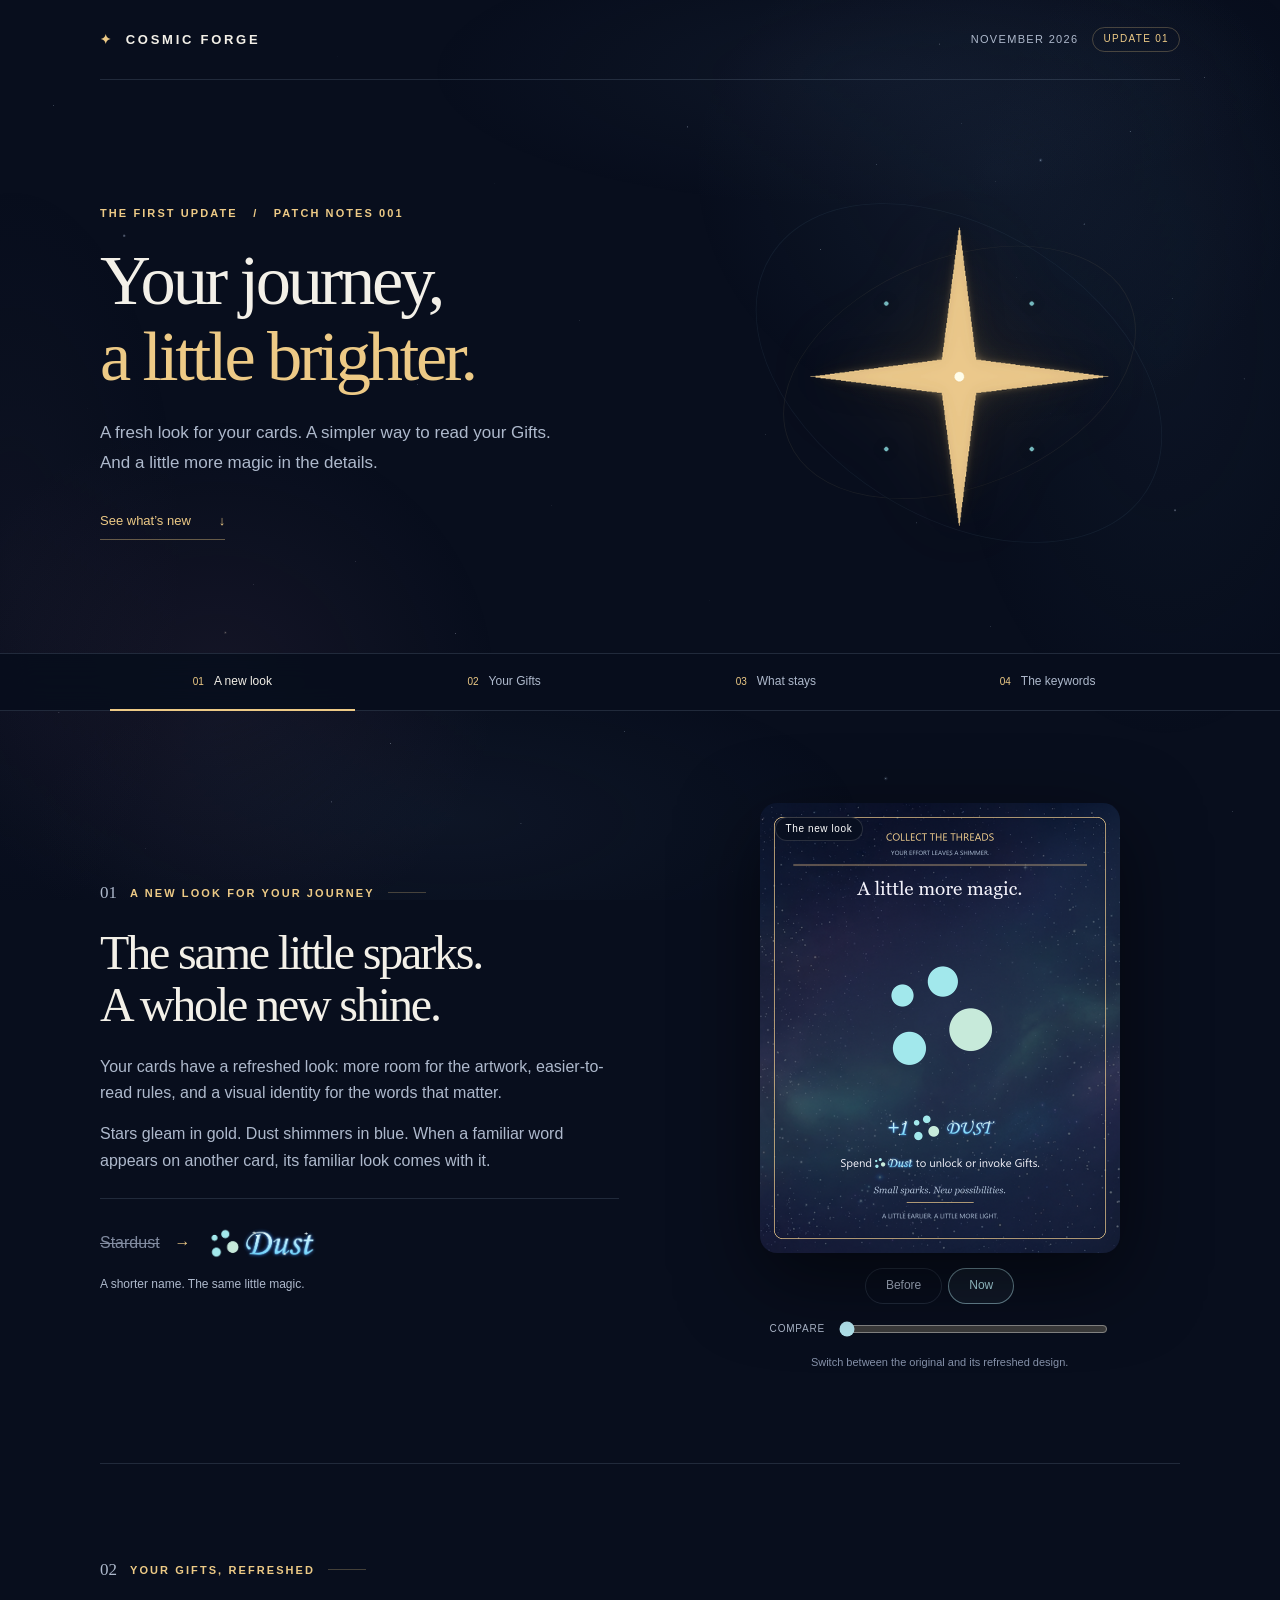
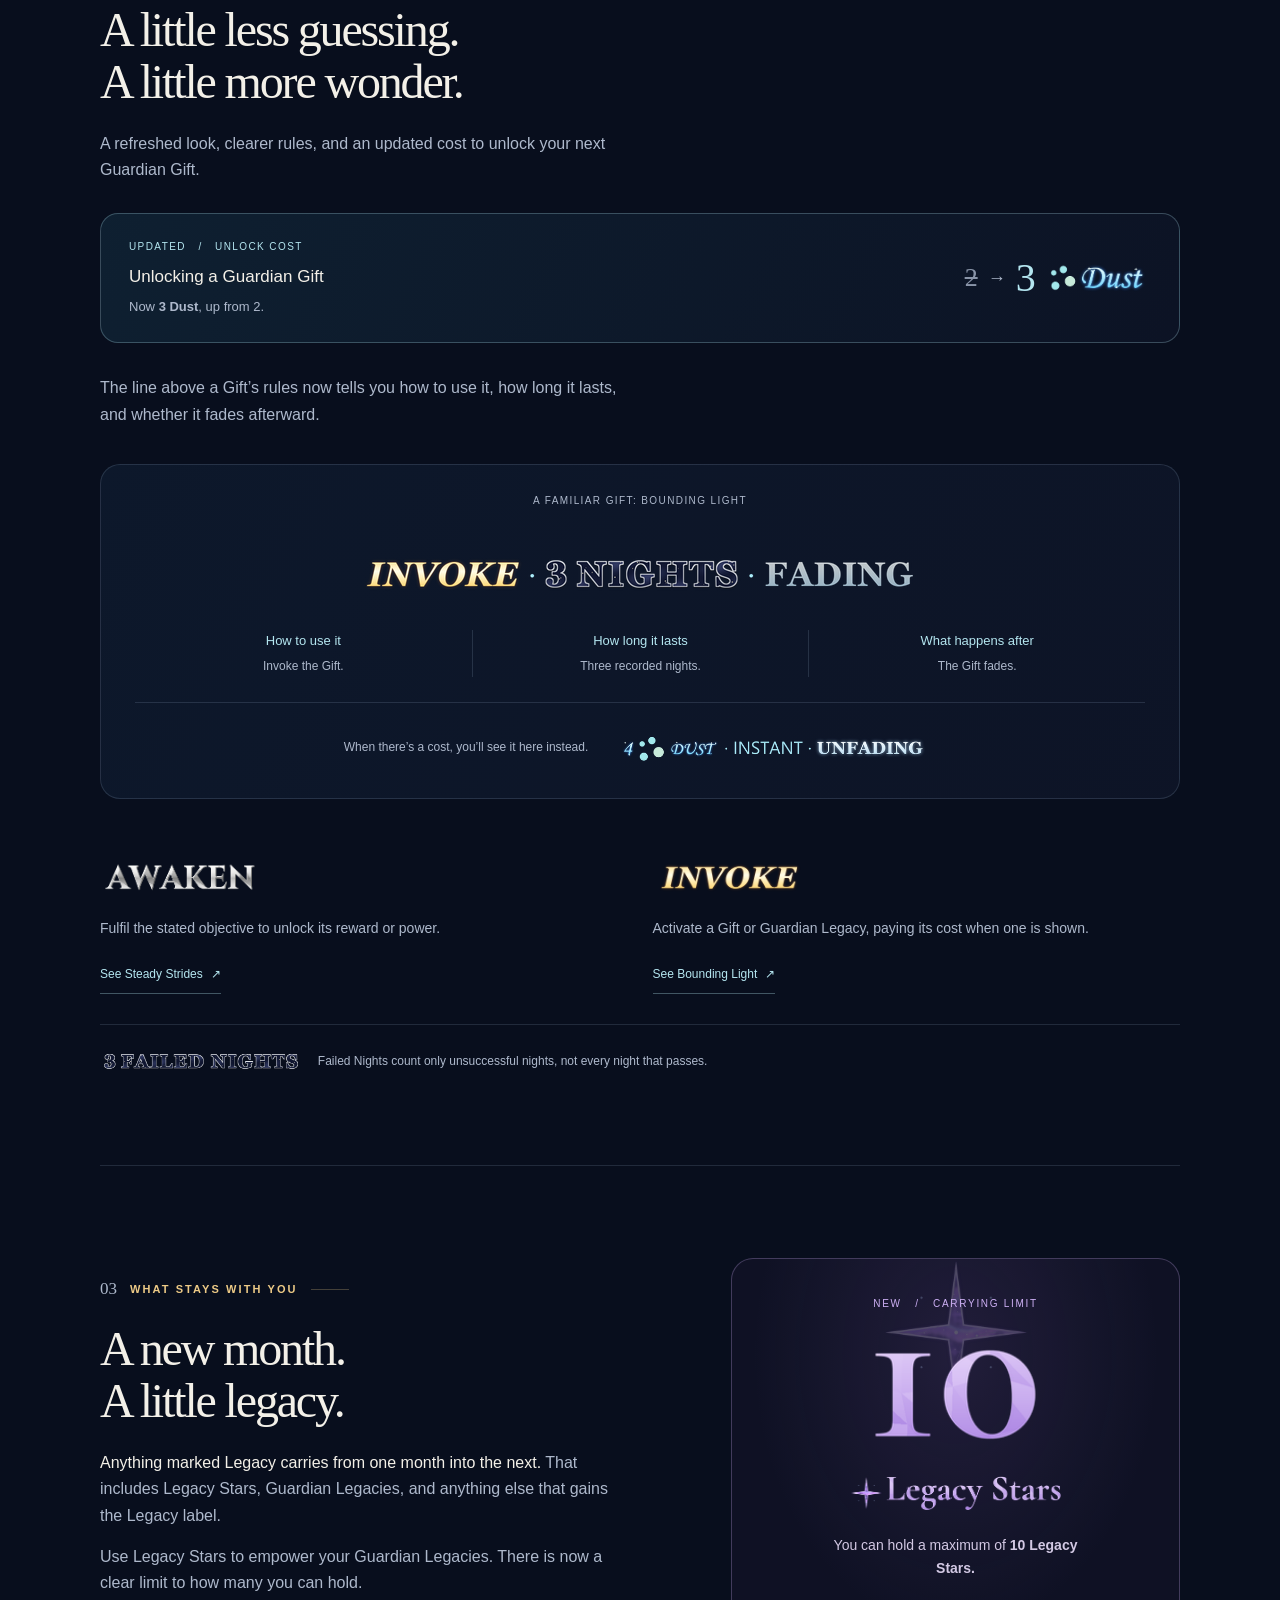
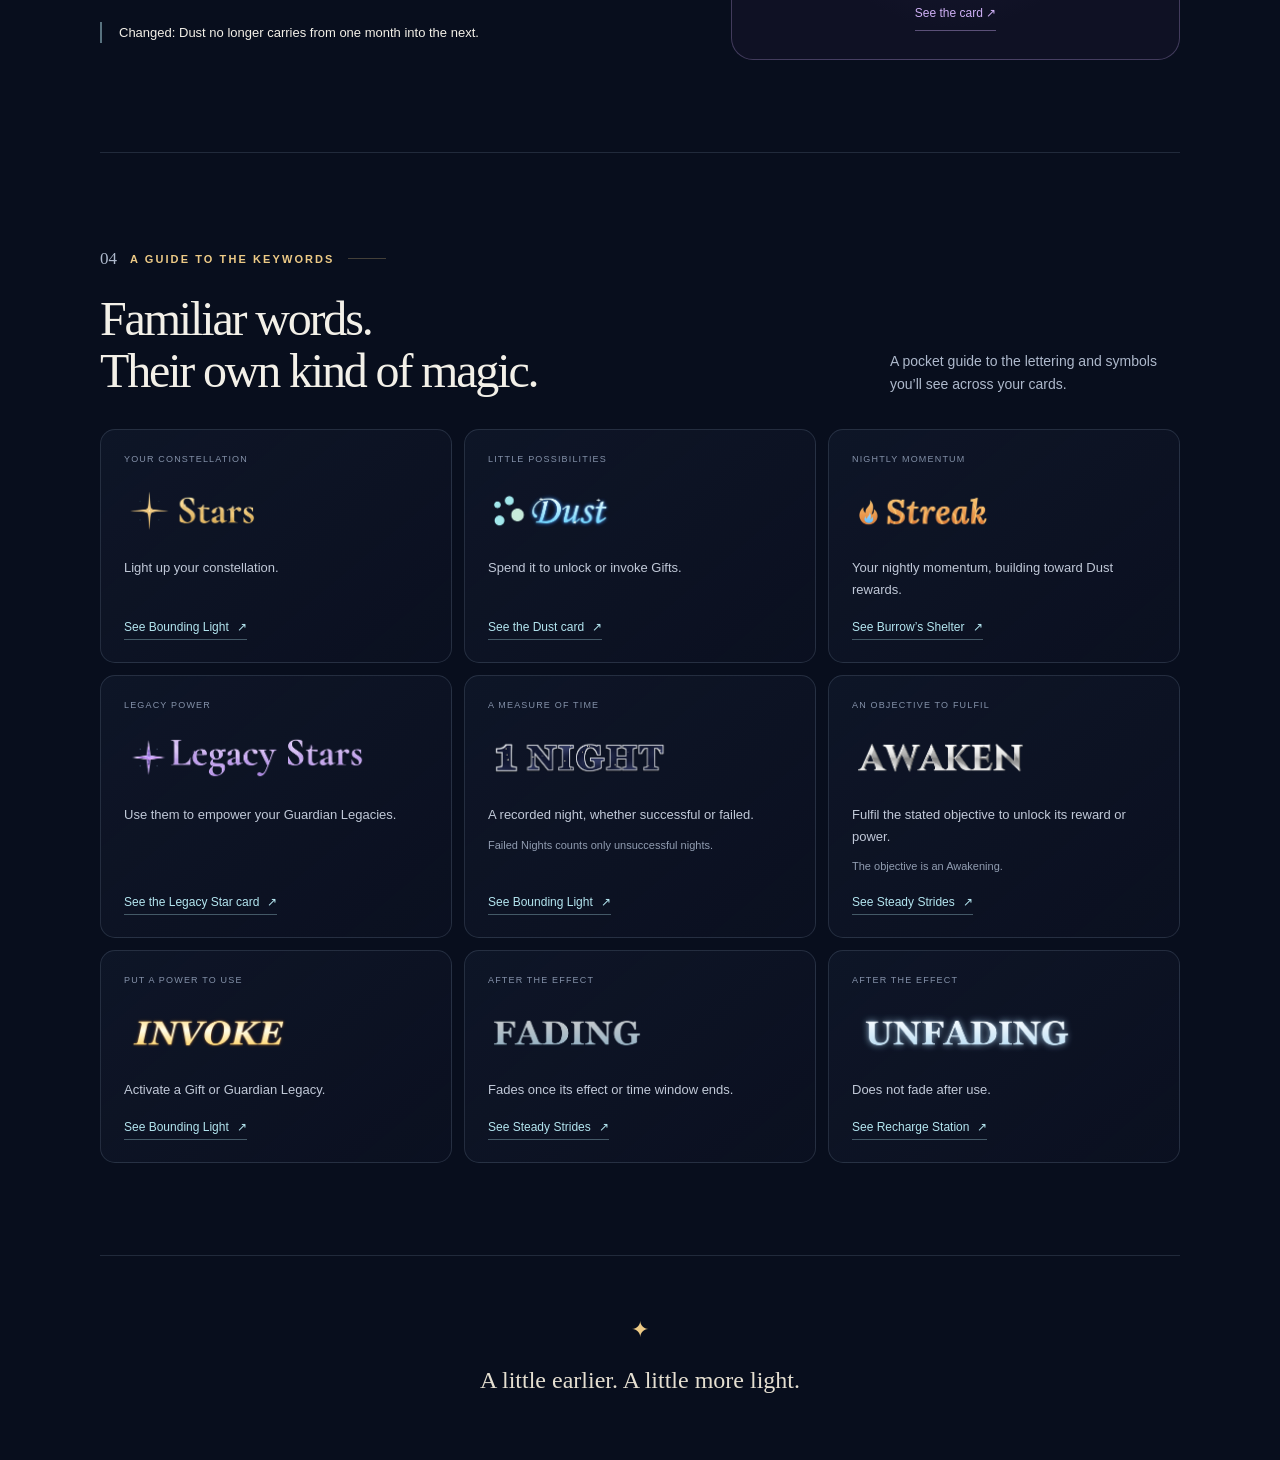
<file: index.html>
<!doctype html>
<html lang="en">
<head>
  <meta charset="utf-8">
  <meta name="viewport" content="width=device-width, initial-scale=1">
  <meta http-equiv="refresh" content="0; url=001/">
  <title>Cosmic Forge - Patch notes 001</title>
  <script>location.replace("001/" + location.hash);</script>
</head>
<body>
  <p><a href="001/">Open Cosmic Forge patch notes 001</a></p>
</body>
</html>
</file>
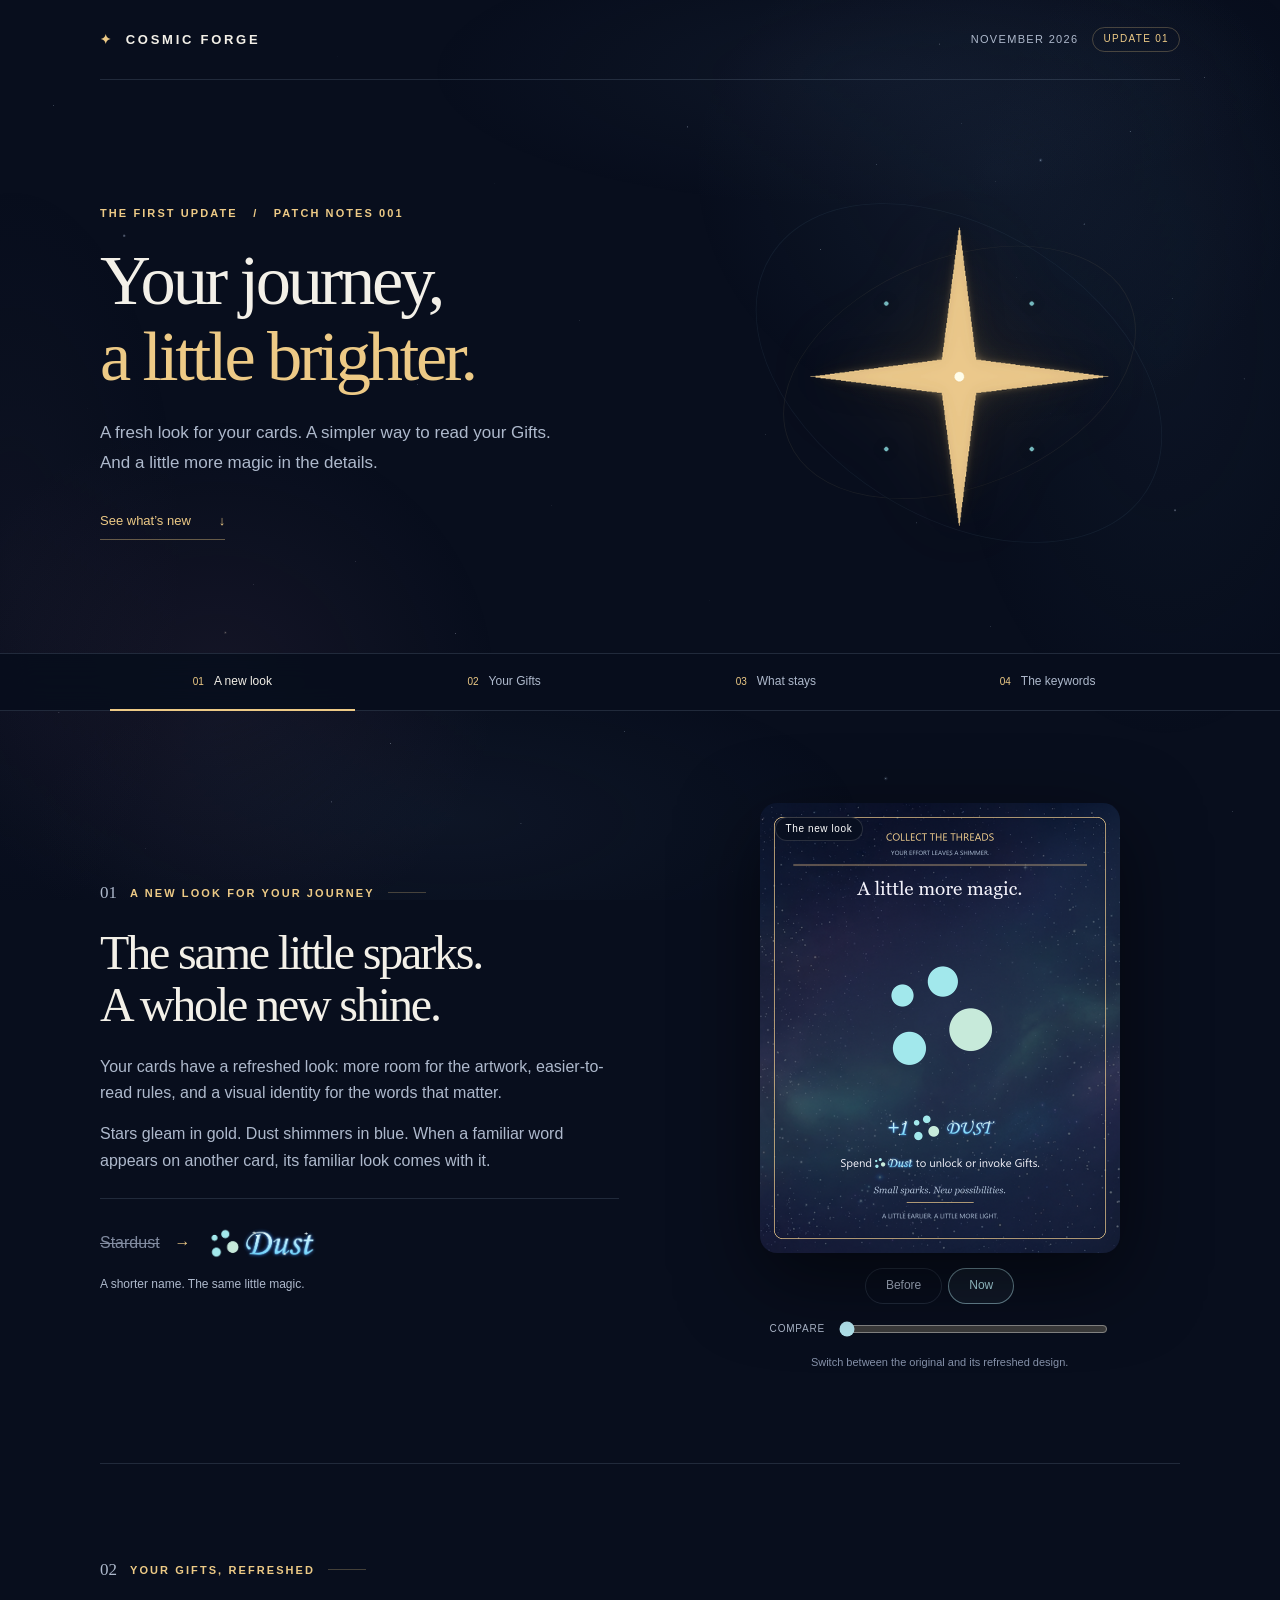
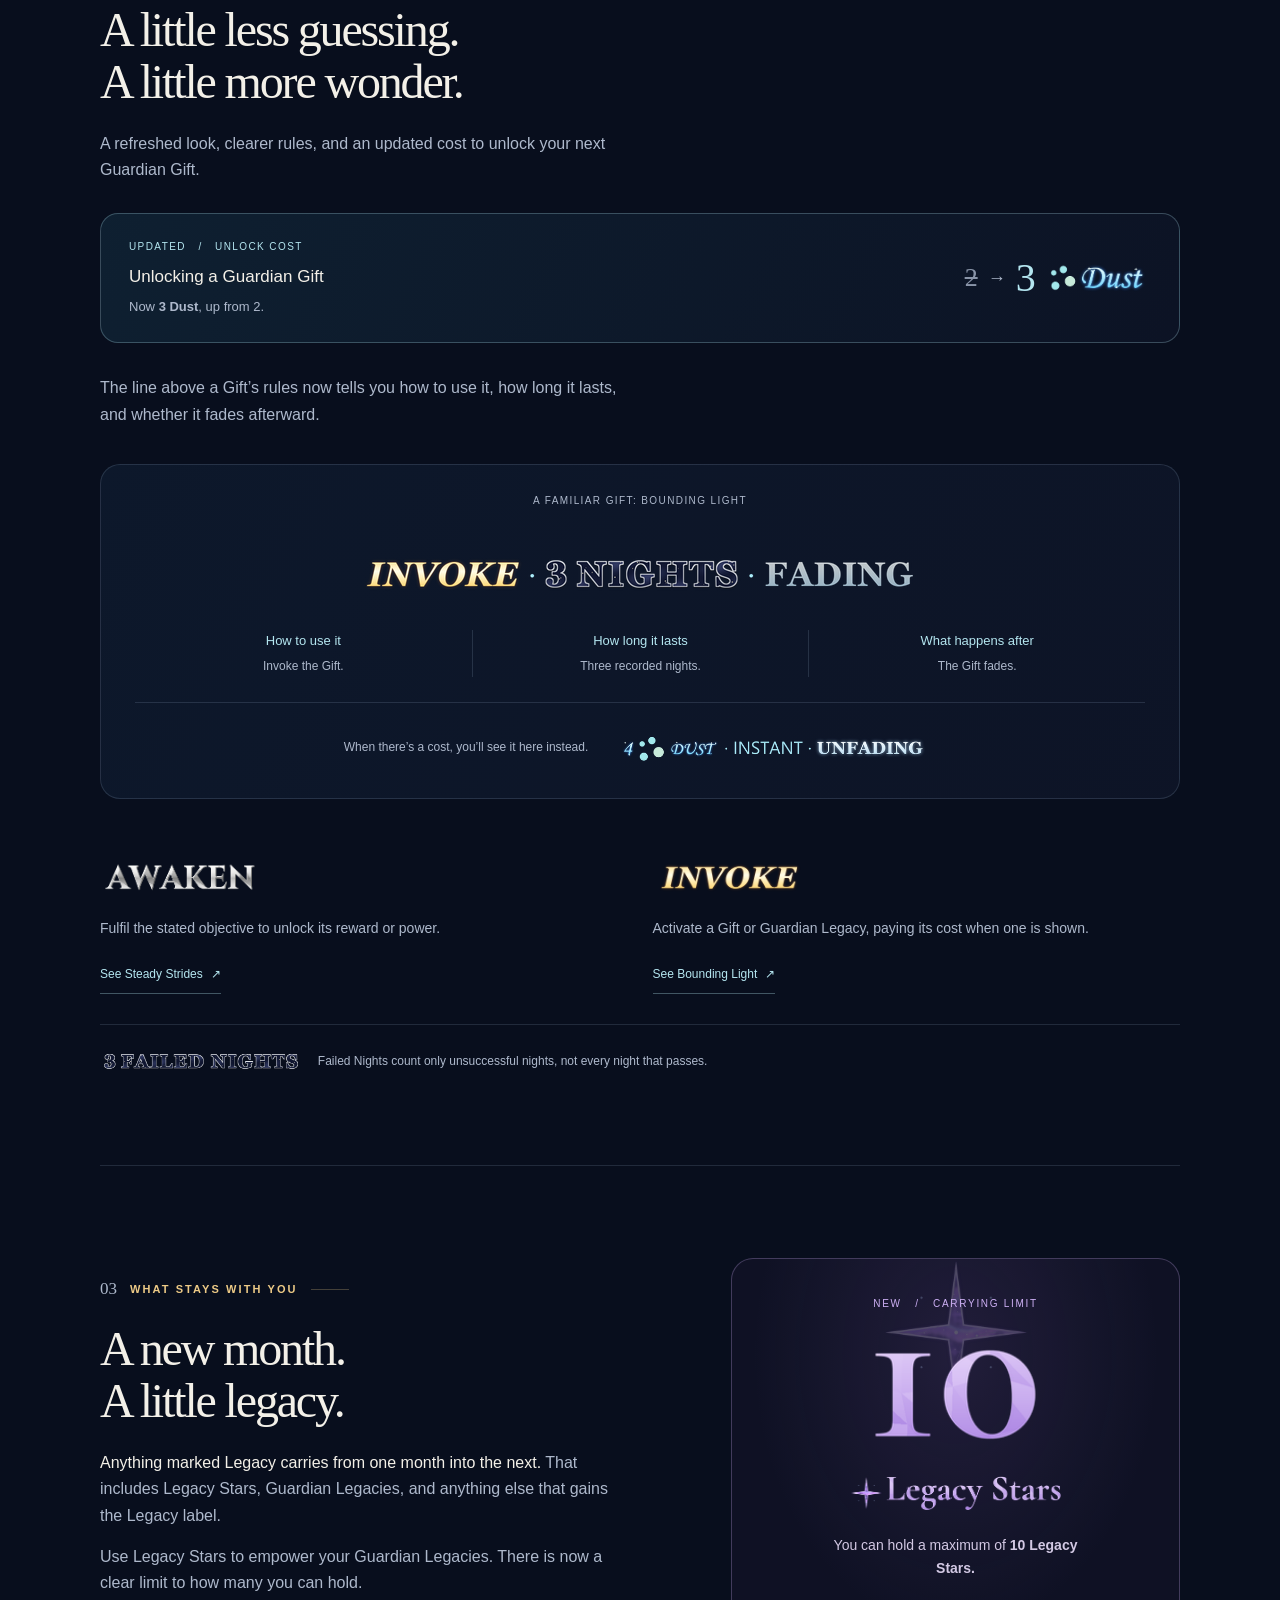
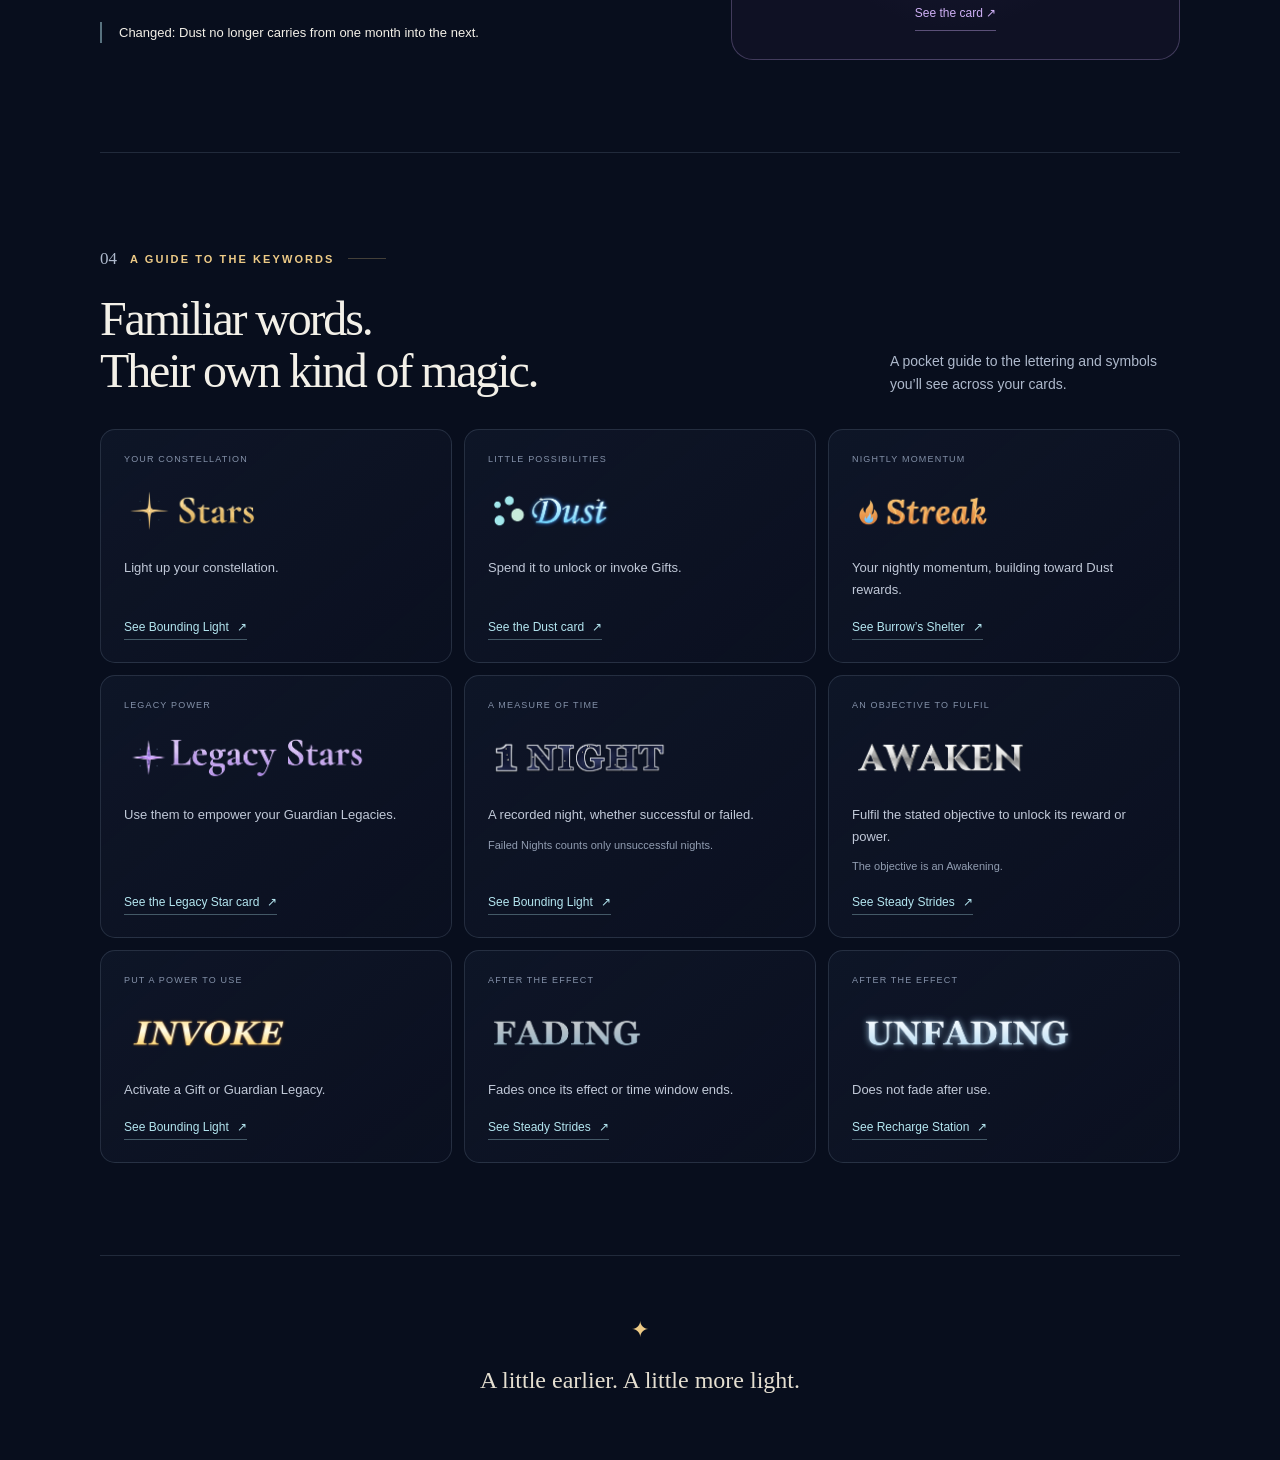
<file: 001/index.html>
<!doctype html>
<html lang="en">
<head>
  <meta charset="utf-8">
  <meta name="viewport" content="width=device-width, initial-scale=1">
  <meta name="color-scheme" content="dark">
  <title>Cosmic Forge - The first update</title>
  <link rel="stylesheet" href="../assets/sky.css">
  <style>
    :root{--bg:#080e1d;--ink:#f3f0e8;--muted:#aeb9cc;--gold:#edca86;--ice:#b4e6f0;--violet:#ceb0f5;--line:rgba(182,205,232,.15)}
    *{box-sizing:border-box}[hidden]{display:none!important}html{scroll-behavior:smooth;scroll-padding-top:96px}body{margin:0;background:var(--bg);color:var(--ink);font-family:"Segoe UI",Arial,sans-serif;font-size:16px;line-height:1.65}
    a{color:inherit;text-decoration:none}button,input{font:inherit}button{cursor:pointer}button:focus-visible,a:focus-visible,input:focus-visible{outline:2px solid var(--ice);outline-offset:6px}button{color:inherit}img{display:block;max-width:100%;height:auto}
    .shell{width:min(1080px,calc(100% - 64px));margin:auto}.masthead{display:flex;align-items:center;justify-content:space-between;gap:16px;padding:27px 0;border-bottom:1px solid var(--line)}
    .brand{font-size:13px;letter-spacing:.21em;font-weight:600}.brand i{font-style:normal;color:var(--gold);margin-right:12px}.edition{display:flex;align-items:center;gap:14px;color:var(--muted);font-size:11px;letter-spacing:.12em}
    .draft{border:1px solid #edca8644;color:var(--gold);padding:3px 10px;border-radius:20px;font-size:10px}
    .hero{display:grid;grid-template-columns:1.4fr 1fr;align-items:center;gap:20px;padding:72px 0 60px;position:relative}
    .eyebrow,.step{font-size:11px;letter-spacing:.19em;text-transform:uppercase;font-weight:600;color:var(--gold)}h1,h2,h3,p{margin:0}
    h1,h2{font-family:Georgia,"Times New Roman",serif;font-weight:400;letter-spacing:-.045em;line-height:1.08}h1{font-size:clamp(44px,5.5vw,74px);margin:20px 0 24px}h1 em{font-style:normal;color:var(--gold)}
    .intro{font-size:17px;max-width:470px;color:var(--muted);line-height:1.75}.start{display:inline-flex;align-items:center;gap:28px;border-bottom:1px solid #edca8666;padding:8px 0;margin-top:24px;font-size:13px;color:var(--gold)}
    .hero-art{position:relative;display:grid;place-items:center;aspect-ratio:1}.hero-art:before,.hero-art:after{content:"";position:absolute;border:1px solid #dfc68914;border-radius:50%;width:83%;height:83%;transform:rotate(-22deg) scaleY(.62)}
    .hero-art:after{width:100%;height:100%;transform:rotate(32deg) scaleY(.65);border-color:#a3d5ff10}.hero-art img{width:100%;filter:drop-shadow(0 0 40px #d6a44926);animation:float 8s ease-in-out infinite}
    @keyframes float{50%{transform:translateY(-9px)}}.chapter-nav{position:sticky;top:0;z-index:5;background:#080e1df2;backdrop-filter:blur(14px);border-block:1px solid var(--line)}
    .chapter-nav .shell{display:flex;gap:7px;justify-content:space-between}.chapter-nav a{flex:1;padding:18px 10px;font-size:12px;color:var(--muted);text-align:center;position:relative;white-space:nowrap}
    .chapter-nav a span{color:var(--gold);font-size:10px;margin-right:10px}.chapter-nav a:hover,.chapter-nav a[aria-current="true"]{color:var(--ink)}
    .chapter-nav a[aria-current="true"]:after{content:"";height:2px;background:var(--gold);position:absolute;bottom:-1px;left:10px;right:10px}.progress{height:2px;position:absolute;bottom:-2px;left:0;background:var(--ice);width:0}
    section.chapter{padding:92px 0;border-bottom:1px solid var(--line)}.step{display:flex;align-items:center;gap:13px;margin-bottom:20px}.step b{font-family:Georgia,serif;font-size:17px;font-weight:400;letter-spacing:0;color:var(--muted)}.step:after{content:"";width:38px;height:1px;background:#edca8644}
    h2{font-size:clamp(34px,4vw,48px);margin-bottom:23px;max-width:600px}.body-copy{color:var(--muted);max-width:530px}.body-copy + .body-copy{margin-top:15px}.split{display:grid;grid-template-columns:1.08fr 1fr;gap:80px;align-items:center}
    .comparison-wrap{max-width:360px;width:100%;margin:auto}.comparison{position:relative;aspect-ratio:4/5;border-radius:17px;overflow:hidden;box-shadow:0 25px 80px #0008;--reveal:0%}
    .comparison img{width:100%;height:100%;object-fit:contain}.comparison .old{position:absolute;inset:0;clip-path:inset(0 calc(100% - var(--reveal)) 0 0)}
    .comparison-label{position:absolute;top:14px;left:15px;z-index:1;background:#090f20de;border:1px solid #fff2;border-radius:20px;padding:3px 10px;font-size:10px;letter-spacing:.06em;color:#fff}
    .divider{position:absolute;top:0;bottom:0;left:var(--reveal);width:1px;background:#fff9;pointer-events:none;opacity:0}.comparison[data-comparing="true"] .divider{opacity:1}
    .compare-controls{display:flex;justify-content:center;gap:6px;padding-top:15px}.compare-controls button{background:none;border:1px solid var(--line);color:var(--muted);padding:7px 20px;border-radius:30px;font-size:12px}
    .compare-controls button[aria-pressed="true"]{border-color:#b4e6f088;background:#b4e6f00e;color:var(--ice)}.slider-label{display:flex;align-items:center;gap:12px;font-size:10px;letter-spacing:.08em;color:var(--muted);margin:15px 10px 0}
    .slider-label input{min-width:0;flex:1;width:100%;accent-color:var(--ice)}.rename{display:flex;flex-wrap:wrap;align-items:center;gap:15px;padding:20px 0 0;margin-top:24px;border-top:1px solid var(--line)}
    .rename del{color:#818ba0;font-size:16px}.rename span{color:var(--gold)}.rename img{height:49px;width:auto}.rename small{flex-basis:100%;color:var(--muted);font-size:12px;margin-top:-8px}
    .caption{font-size:11px;color:#8591a9;text-align:center;margin-top:14px}.gift-header{max-width:600px}.usage-panel{margin-top:36px;border:1px solid var(--line);border-radius:20px;background:linear-gradient(120deg,#101e33aa,#11182caa);padding:28px 34px}
    .example-label{font-size:10px;letter-spacing:.14em;color:var(--muted);text-transform:uppercase;text-align:center;margin-bottom:20px}.usage-art{width:min(610px,100%);margin:0 auto}
    .unlock-note{display:flex;align-items:center;justify-content:space-between;gap:25px;margin-top:30px;padding:25px 28px;border:1px solid #b4e6f044;border-radius:18px;background:linear-gradient(115deg,#15304388,#11182c88)}.unlock-label{color:var(--ice);font-size:10px;letter-spacing:.14em;text-transform:uppercase;margin-bottom:7px}.unlock-note h3{font-size:17px;font-weight:500;margin-bottom:5px}.unlock-note p:last-child{font-size:13px;color:var(--muted)}.unlock-price{display:flex;align-items:center;gap:10px;flex-shrink:0}.unlock-price del{color:#8994a8;font-family:Georgia,serif;font-size:26px}.unlock-price span{color:var(--muted);font-size:18px}.unlock-price strong{color:var(--ice);font-family:Georgia,serif;font-size:40px;font-weight:400;line-height:1}.unlock-price img{height:44px;width:auto}.usage-intro{margin-top:32px}
    .usage-explain{display:grid;grid-template-columns:repeat(3,1fr);text-align:center;margin-top:15px}.usage-explain div{padding:0 14px;color:var(--muted);font-size:13px}.usage-explain div + div{border-left:1px solid var(--line)}
    .usage-explain strong{display:block;color:var(--ice);font-weight:500;font-size:13px;margin-bottom:4px}.usage-explain small{font-size:12px}.paid-example{display:flex;align-items:center;justify-content:center;flex-wrap:wrap;gap:18px;border-top:1px solid var(--line);margin-top:25px;padding-top:22px}
    .paid-example span{font-size:12px;color:var(--muted);max-width:260px}.paid-example img{width:330px;max-width:100%}.action-pair{display:grid;grid-template-columns:1fr 1fr;gap:25px;margin-top:30px}
    .action-pair article{padding:24px 0 0}.action-pair img{height:49px;width:auto;margin-bottom:15px}.action-pair p{font-size:14px;color:var(--muted)}
    .night-note{display:flex;align-items:center;gap:16px;flex-wrap:wrap;margin-top:30px;padding-top:25px;border-top:1px solid var(--line);font-size:12px;color:var(--muted)}
    .night-note img{height:23px;width:auto}.legacy-layout{display:grid;grid-template-columns:1.25fr 1fr;gap:70px;align-items:center}.legacy-copy strong{color:var(--ink);font-weight:500}
    .cap-card{position:relative;isolation:isolate;overflow:hidden;padding:37px 30px 28px;border:1px solid #ceb0f544;border-radius:22px;text-align:center;background:radial-gradient(ellipse at 50% 24%,#69509233,transparent 64%),#18162b88}
    .cap-card .legacy-art{position:absolute;inset:-30px auto auto 50%;transform:translateX(-50%);width:210px;opacity:.25;z-index:-1}
    .new-rule{font-size:10px;color:var(--violet);letter-spacing:.17em}.ten{height:119px;width:auto;margin:22px auto 15px}.legacy-name{height:49px;width:auto;margin:auto;max-width:100%;object-fit:contain}
    .cap-text{margin-top:16px;font-size:14px;color:#d3c9e4;max-width:250px;margin-inline:auto}.card-button{border:0;border-bottom:1px solid #ceb0f566;background:none;color:var(--violet);font-size:12px;padding:6px 0;margin-top:18px}
    .card-link{display:inline-flex;align-items:center;gap:8px;align-self:flex-start;min-height:40px;margin-top:14px;border-bottom:1px solid #b4e6f055;color:var(--ice);font-size:12px;line-height:1.5}.card-link:hover{color:var(--ink);border-color:var(--ice)}a.card-button{display:inline-block}
    .legacy-warning{margin-top:25px;padding-left:17px;border-left:2px solid #b4e6f077;color:var(--muted);font-size:13px}.index-intro{display:flex;align-items:end;justify-content:space-between;gap:20px;margin-bottom:32px}
    .index-intro h2{margin-bottom:0}.index-intro p{font-size:14px;color:var(--muted);max-width:290px}.keyword-grid{display:grid;grid-template-columns:repeat(3,minmax(0,1fr));gap:12px}
    .keyword{display:flex;flex-direction:column;border:1px solid var(--line);border-radius:15px;padding:22px 23px;background:linear-gradient(140deg,#18223766,#14162a44);transition:border-color .2s,transform .2s}.keyword .card-link{margin-top:auto;padding-top:15px}.keyword .keyword-image{align-self:flex-start}
    .keyword:hover{border-color:#d9c59866;transform:translateY(-3px)}.keyword-kind{font-size:9px;letter-spacing:.13em;color:#8592aa;text-transform:uppercase;margin-bottom:18px}
    .keyword-image{height:54px;width:auto;max-width:100%;object-fit:contain;object-position:left;margin-bottom:19px}.keyword p{font-size:13px;line-height:1.65;color:#c1c9d8}.keyword small{display:block;margin-top:10px;color:#919db1;font-size:11px}
    .closing{padding:56px 0 48px;text-align:center}.closing .closing-star{color:var(--gold);font-size:22px}.closing p{font-family:Georgia,serif;font-size:24px;margin:12px 0;color:#e5dfd1}
    dialog{background:#070c18;border:1px solid #cbb3e650;border-radius:18px;padding:18px;max-width:min(660px,94vw);max-height:94dvh;color:var(--ink)}
    dialog::backdrop{background:#030712dd;backdrop-filter:blur(8px)}dialog img{max-height:78dvh;width:auto;margin:auto;border-radius:10px}dialog form{text-align:right;margin-bottom:12px}dialog button{background:#232437;border:1px solid var(--line);border-radius:20px;padding:6px 15px;font-size:12px}
    .dialog-toolbar{display:flex;align-items:center;justify-content:space-between;gap:18px;margin-bottom:12px}.dialog-toolbar h3{font-size:14px;color:var(--ice);font-weight:500}.dialog-toolbar form{margin:0;flex-shrink:0}.card-status{padding:25px 15px;text-align:center;color:var(--muted);font-size:13px}.card-status a{color:var(--ice);text-decoration:underline}
    @media(max-width:850px){.split{gap:38px}.legacy-layout{gap:35px}.hero{gap:0}.keyword{padding:20px 18px}.keyword-image{height:44px}.shell{width:calc(100% - 40px)}.chapter-nav a span{margin-right:6px}}
    @media(max-width:620px){body{font-size:15px}.shell{width:calc(100% - 36px)}.masthead{padding:20px 0}.brand{font-size:10px;letter-spacing:.14em}.edition{font-size:9px;gap:8px}.edition .date{display:none}
      .hero{padding:42px 0 32px;display:block}.hero-copy{position:relative;z-index:1}.hero-art{position:absolute;width:165px;right:8px;top:8px;opacity:.5}.hero .eyebrow{padding-right:105px;max-width:260px;font-size:9px}
      h1{font-size:47px;margin:23px 0 21px;max-width:350px}.intro{font-size:15px;max-width:310px}.start{margin-top:18px}.chapter-nav .shell{width:100%;gap:0}.chapter-nav a{font-size:10px;padding:16px 3px}.chapter-nav a span{display:none}
      section.chapter{padding:55px 0}.step{font-size:10px;margin-bottom:17px}h2{font-size:36px}.split,.legacy-layout{grid-template-columns:1fr;gap:32px}.comparison-wrap{max-width:340px}
      .rename{margin-top:22px}.usage-panel{padding:23px 12px;margin-top:26px;border-radius:15px}.usage-explain div{padding:0 7px}.usage-explain strong{font-size:11px}.usage-explain small{font-size:10px;line-height:1.4;display:block}
      .unlock-note{flex-direction:column;align-items:flex-start;gap:17px;padding:22px 20px}.unlock-price{gap:8px}.unlock-price img{height:40px}
      .usage-art{width:100%}.paid-example{gap:8px}.paid-example span{max-width:none;text-align:center;font-size:11px}.paid-example img{width:280px}.action-pair{gap:22px;margin-top:15px}.action-pair img{height:40px;object-fit:contain;object-position:left}.action-pair p{font-size:13px}
      .night-note{gap:10px;margin-top:22px;padding-top:20px}.night-note img{height:21px}.cap-card{width:100%;max-width:380px;margin:auto}.index-intro{display:block}.index-intro p{margin-top:19px;max-width:none}
      .keyword-grid{grid-template-columns:repeat(2,minmax(0,1fr));gap:9px}.keyword{padding:18px 13px}.keyword-image{height:40px;margin-bottom:13px}.keyword-kind{font-size:8px;letter-spacing:.09em;margin-bottom:12px}.keyword p{font-size:12px}.keyword small{font-size:10px}
      .keyword:nth-child(4){grid-column:1/-1;order:1}.keyword:nth-child(n+6){order:2}.closing{padding:40px 0}.closing p{font-size:20px}
    }
    @media(prefers-reduced-motion:reduce){html{scroll-behavior:auto}.hero-art img{animation:none}.keyword{transition:none}}
    @media print{.chapter-nav,.draft,.compare-controls,.slider-label,.start,.card-button,.card-link{display:none}body{background:#080e1d;print-color-adjust:exact}section.chapter{break-inside:avoid}.hero-art img{animation:none}}
  </style>
</head>
<body>
  <header class="shell masthead">
    <a class="brand" href="#top"><i aria-hidden="true">&#10022;</i>COSMIC FORGE</a>
    <div class="edition"><span class="date">NOVEMBER 2026</span><span class="draft">UPDATE 01</span></div>
  </header>
  <main id="top">
    <div class="shell hero">
      <div class="hero-copy">
        <p class="eyebrow">The first update &nbsp; / &nbsp; Patch notes 001</p>
        <h1>Your journey,<br><em>a little brighter.</em></h1>
        <p class="intro">A fresh look for your cards. A simpler way to read your Gifts. And a little more magic in the details.</p>
        <a class="start" href="#look">See what&rsquo;s new <span aria-hidden="true">&#8595;</span></a>
      </div>
      <div class="hero-art" aria-hidden="true"><img src="../assets/hero-star.png" alt="" width="580" height="560"></div>
    </div>
    <nav class="chapter-nav" aria-label="Patch-note chapters">
      <div class="shell">
        <a href="#look" aria-current="true"><span>01</span>A new look</a>
        <a href="#gifts"><span>02</span>Your Gifts</a>
        <a href="#legacy"><span>03</span>What stays</a>
        <a href="#keywords"><span>04</span>The keywords</a>
      </div>
      <div class="progress" aria-hidden="true"></div>
    </nav>
    <div class="shell">
      <section class="chapter" id="look" aria-labelledby="look-title">
        <div class="split">
          <div>
            <div class="step"><b>01</b>A new look for your journey</div>
            <h2 id="look-title">The same little sparks.<br>A whole new shine.</h2>
            <p class="body-copy">Your cards have a refreshed look: more room for the artwork, easier-to-read rules, and a visual identity for the words that matter.</p>
            <p class="body-copy">Stars gleam in gold. Dust shimmers in blue. When a familiar word appears on another card, its familiar look comes with it.</p>
            <div class="rename">
              <del>Stardust</del><span aria-hidden="true">&#8594;</span>
              <img src="../assets/word-dust.png" alt="Dust">
              <small>A shorter name. The same little magic.</small>
            </div>
          </div>
          <figure class="comparison-wrap">
            <div class="comparison" id="comparison">
              <img src="../assets/dust-now.png" alt="The refreshed Dust card, with cyan lettering and a four-dot resource icon." width="720" height="900">
              <img class="old" src="../assets/dust-before.png" alt="The original Stardust card, with its original plain gold reward line." width="720" height="900">
              <span class="comparison-label" id="comparison-label">The new look</span><span class="divider" aria-hidden="true"></span>
            </div>
            <div class="compare-controls" role="group" aria-label="Choose a card version">
              <button type="button" data-position="100" aria-pressed="false">Before</button>
              <button type="button" data-position="0" aria-pressed="true">Now</button>
            </div>
            <label class="slider-label">COMPARE<input id="comparison-range" type="range" min="0" max="100" value="0" aria-label="Amount of the original card revealed"></label>
            <figcaption class="caption">Switch between the original and its refreshed design.</figcaption>
          </figure>
        </div>
      </section>
      <section class="chapter" id="gifts" aria-labelledby="gift-title">
        <div class="gift-header">
          <div class="step"><b>02</b>Your Gifts, refreshed</div>
          <h2 id="gift-title">A little less guessing.<br>A little more wonder.</h2>
          <p class="body-copy">A refreshed look, clearer rules, and an updated cost to unlock your next Guardian Gift.</p>
        </div>
        <aside class="unlock-note" aria-label="Guardian Gift unlock cost">
          <div>
            <p class="unlock-label">Updated &nbsp; / &nbsp; Unlock cost</p>
            <h3>Unlocking a Guardian Gift</h3>
            <p>Now <strong>3 Dust</strong>, up from 2.</p>
          </div>
          <div class="unlock-price" role="img" aria-label="Previously 2 Dust. Now 3 Dust.">
            <del aria-hidden="true">2</del><span aria-hidden="true">&#8594;</span><strong aria-hidden="true">3</strong><img src="../assets/word-dust.png" alt="" aria-hidden="true">
          </div>
        </aside>
        <p class="body-copy usage-intro">The line above a Gift&rsquo;s rules now tells you how to use it, how long it lasts, and whether it fades afterward.</p>
        <div class="usage-panel">
          <p class="example-label">A familiar Gift: Bounding Light</p>
          <img class="usage-art" src="../assets/gift-usage.png" alt="Invoke, 3 Nights, Fading">
          <div class="usage-explain">
            <div><strong>How to use it</strong><small>Invoke the Gift.</small></div>
            <div><strong>How long it lasts</strong><small>Three recorded nights.</small></div>
            <div><strong>What happens after</strong><small>The Gift fades.</small></div>
          </div>
          <div class="paid-example">
            <span>When there&rsquo;s a cost, you&rsquo;ll see it here instead.</span>
            <img src="../assets/paid-usage.png" alt="Recharge Station: 4 Dust, Instant, Unfading">
          </div>
        </div>
        <div class="action-pair">
          <article><img src="../assets/word-awaken.png" alt="Awaken"><p>Fulfil the stated objective to unlock its reward or power.</p><a class="card-link" href="../assets/steady-strides.png" data-card-title="Steady Strides">See Steady Strides <span aria-hidden="true">&#8599;</span></a></article>
          <article><img src="../assets/word-invoke.png" alt="Invoke"><p>Activate a Gift or Guardian Legacy, paying its cost when one is shown.</p><a class="card-link" href="../assets/bounding-light.png" data-card-title="Bounding Light">See Bounding Light <span aria-hidden="true">&#8599;</span></a></article>
        </div>
        <div class="night-note"><img src="../assets/word-failed-nights.png" alt="3 Failed Nights"><span>Failed Nights count only unsuccessful nights, not every night that passes.</span></div>
      </section>
      <section class="chapter" id="legacy" aria-labelledby="legacy-title">
        <div class="legacy-layout">
          <div class="legacy-copy">
            <div class="step"><b>03</b>What stays with you</div>
            <h2 id="legacy-title">A new month.<br>A little legacy.</h2>
            <p class="body-copy"><strong>Anything marked Legacy carries from one month into the next.</strong> That includes Legacy Stars, Guardian Legacies, and anything else that gains the Legacy label.</p>
            <p class="body-copy">Use Legacy Stars to empower your Guardian Legacies. There is now a clear limit to how many you can hold.</p>
            <p class="legacy-warning"><strong>Changed: Dust no longer carries from one month into the next.</strong></p>
          </div>
          <div class="cap-card">
            <img class="legacy-art" src="../assets/legacy-art.png" alt="" aria-hidden="true">
            <p class="new-rule">NEW &nbsp; / &nbsp; CARRYING LIMIT</p>
            <img class="ten" src="../assets/legacy-ten.png" alt="10">
            <img class="legacy-name" src="../assets/word-legacy-stars.png" alt="Legacy Stars">
            <p class="cap-text">You can hold a maximum of <strong>10 Legacy Stars.</strong></p>
            <a class="card-button" id="open-legacy" href="../assets/legacy-star-card.png" data-card-title="Legacy Star">See the card <span aria-hidden="true">&#8599;</span></a>
          </div>
        </div>
      </section>
      <section class="chapter" id="keywords" aria-labelledby="keyword-title">
        <div class="step"><b>04</b>A guide to the keywords</div>
        <div class="index-intro"><h2 id="keyword-title">Familiar words.<br>Their own kind of magic.</h2><p>A pocket guide to the lettering and symbols you&rsquo;ll see across your cards.</p></div>
        <div class="keyword-grid">
          <article class="keyword"><div class="keyword-kind">Your constellation</div><img class="keyword-image" src="../assets/word-stars.png" alt="Stars"><p>Light up your constellation.</p><a class="card-link" href="../assets/bounding-light.png" data-card-title="Bounding Light">See Bounding Light <span aria-hidden="true">&#8599;</span></a></article>
          <article class="keyword"><div class="keyword-kind">Little possibilities</div><img class="keyword-image" src="../assets/word-dust.png" alt="Dust"><p>Spend it to unlock or invoke Gifts.</p><a class="card-link" href="../assets/dust-now.png" data-card-title="Dust">See the Dust card <span aria-hidden="true">&#8599;</span></a></article>
          <article class="keyword"><div class="keyword-kind">Nightly momentum</div><img class="keyword-image" src="../assets/word-streak.png" alt="Streak"><p>Your nightly momentum, building toward Dust rewards.</p><a class="card-link" href="../assets/burrows-shelter.png" data-card-title="Burrow's Shelter">See Burrow&rsquo;s Shelter <span aria-hidden="true">&#8599;</span></a></article>
          <article class="keyword"><div class="keyword-kind">Legacy power</div><img class="keyword-image" src="../assets/word-legacy-stars.png" alt="Legacy Stars"><p>Use them to empower your Guardian Legacies.</p><a class="card-link" href="../assets/legacy-star-card.png" data-card-title="Legacy Star">See the Legacy Star card <span aria-hidden="true">&#8599;</span></a></article>
          <article class="keyword"><div class="keyword-kind">A measure of time</div><img class="keyword-image" src="../assets/word-night.png" alt="1 Night"><p>A recorded night, whether successful or failed.</p><small>Failed Nights counts only unsuccessful nights.</small><a class="card-link" href="../assets/bounding-light.png" data-card-title="Bounding Light">See Bounding Light <span aria-hidden="true">&#8599;</span></a></article>
          <article class="keyword"><div class="keyword-kind">An objective to fulfil</div><img class="keyword-image" src="../assets/word-awaken.png" alt="Awaken"><p>Fulfil the stated objective to unlock its reward or power.</p><small>The objective is an Awakening.</small><a class="card-link" href="../assets/steady-strides.png" data-card-title="Steady Strides">See Steady Strides <span aria-hidden="true">&#8599;</span></a></article>
          <article class="keyword"><div class="keyword-kind">Put a power to use</div><img class="keyword-image" src="../assets/word-invoke.png" alt="Invoke"><p>Activate a Gift or Guardian Legacy.</p><a class="card-link" href="../assets/bounding-light.png" data-card-title="Bounding Light">See Bounding Light <span aria-hidden="true">&#8599;</span></a></article>
          <article class="keyword"><div class="keyword-kind">After the effect</div><img class="keyword-image" src="../assets/word-fading.png" alt="Fading"><p>Fades once its effect or time window ends.</p><a class="card-link" href="../assets/steady-strides.png" data-card-title="Steady Strides">See Steady Strides <span aria-hidden="true">&#8599;</span></a></article>
          <article class="keyword"><div class="keyword-kind">After the effect</div><img class="keyword-image" src="../assets/word-unfading.png" alt="Unfading"><p>Does not fade after use.</p><a class="card-link" href="../assets/recharge-station.png" data-card-title="Recharge Station">See Recharge Station <span aria-hidden="true">&#8599;</span></a></article>
        </div>
      </section>
      <footer class="closing">
        <span class="closing-star" aria-hidden="true">&#10022;</span>
        <p>A little earlier. A little more light.</p>
      </footer>
    </div>
  </main>
  <dialog id="card-dialog" aria-labelledby="card-title">
    <div class="dialog-toolbar"><h3 id="card-title">Legacy Star</h3><form method="dialog"><button>Close card</button></form></div>
    <p class="card-status" id="card-loading" role="status" hidden>Opening card&hellip;</p>
    <p class="card-status" id="card-error" role="alert" hidden>This card could not be loaded. <a id="open-card-direct" href="../assets/legacy-star-card.png">Open the image directly.</a></p>
    <img id="card-image" src="../assets/legacy-star-card.png" alt="Legacy Star card" width="720" height="900">
  </dialog>
  <script>
    const comparison = document.querySelector('#comparison');
    const range = document.querySelector('#comparison-range');
    const comparisonLabel = document.querySelector('#comparison-label');
    const controls = [...document.querySelectorAll('[data-position]')];
    function reveal(value) {
      const position = Math.min(100, Math.max(0, Number(value)));
      comparison.style.setProperty('--reveal', `${position}%`);
      comparison.dataset.comparing = String(position > 0 && position < 100);
      comparisonLabel.textContent = position === 0 ? 'The new look' : position === 100 ? 'The original' : 'Original / New';
      range.value = String(position);
      controls.forEach(button => button.setAttribute('aria-pressed', String(Number(button.dataset.position) === position)));
    }
    range.addEventListener('input', event => reveal(event.target.value));
    controls.forEach(button => button.addEventListener('click', () => reveal(button.dataset.position)));
    const sections = [...document.querySelectorAll('section.chapter')];
    const links = [...document.querySelectorAll('.chapter-nav a')];
    let queued = false;
    function updatePosition() {
      const current = sections.filter(section => section.getBoundingClientRect().top < 180).at(-1) || sections[0];
      links.forEach(link => link.setAttribute('aria-current', String(link.hash === `#${current.id}`)));
      const distance = document.documentElement.scrollHeight - innerHeight;
      document.querySelector('.progress').style.width = `${distance > 0 ? Math.min(100, scrollY / distance * 100) : 100}%`;
      queued = false;
    }
    addEventListener('scroll', () => { if (!queued) { queued = true; requestAnimationFrame(updatePosition); } }, {passive:true});
    addEventListener('resize', updatePosition);
    addEventListener('load', updatePosition);
    const cardDialog = document.querySelector('#card-dialog');
    const cardImage = document.querySelector('#card-image');
    const cardLoading = document.querySelector('#card-loading');
    const cardError = document.querySelector('#card-error');
    function showCardResult() {
      const loaded = cardImage.naturalWidth > 0;
      cardLoading.hidden = true;
      cardImage.hidden = !loaded;
      cardError.hidden = loaded;
    }
    cardImage.addEventListener('load', showCardResult);
    cardImage.addEventListener('error', showCardResult);
    document.querySelectorAll('a[data-card-title]').forEach(link => {
      link.addEventListener('click', event => {
        if (event.defaultPrevented || event.button !== 0 || event.ctrlKey || event.metaKey || event.shiftKey || event.altKey) return;
        event.preventDefault();
        document.querySelector('#card-title').textContent = link.dataset.cardTitle;
        document.querySelector('#open-card-direct').href = link.href;
        cardLoading.hidden = false;
        cardError.hidden = true;
        cardImage.hidden = true;
        cardImage.alt = `${link.dataset.cardTitle} card`;
        cardImage.src = link.href;
        cardDialog.showModal();
        if (cardImage.complete) showCardResult();
      });
    });
    cardDialog.addEventListener('click', event => {
      if (event.target === cardDialog) {
        const box = cardDialog.getBoundingClientRect();
        if (event.clientX < box.left || event.clientX > box.right || event.clientY < box.top || event.clientY > box.bottom) cardDialog.close();
      }
    });
  </script>
</body>
</html>
</file>
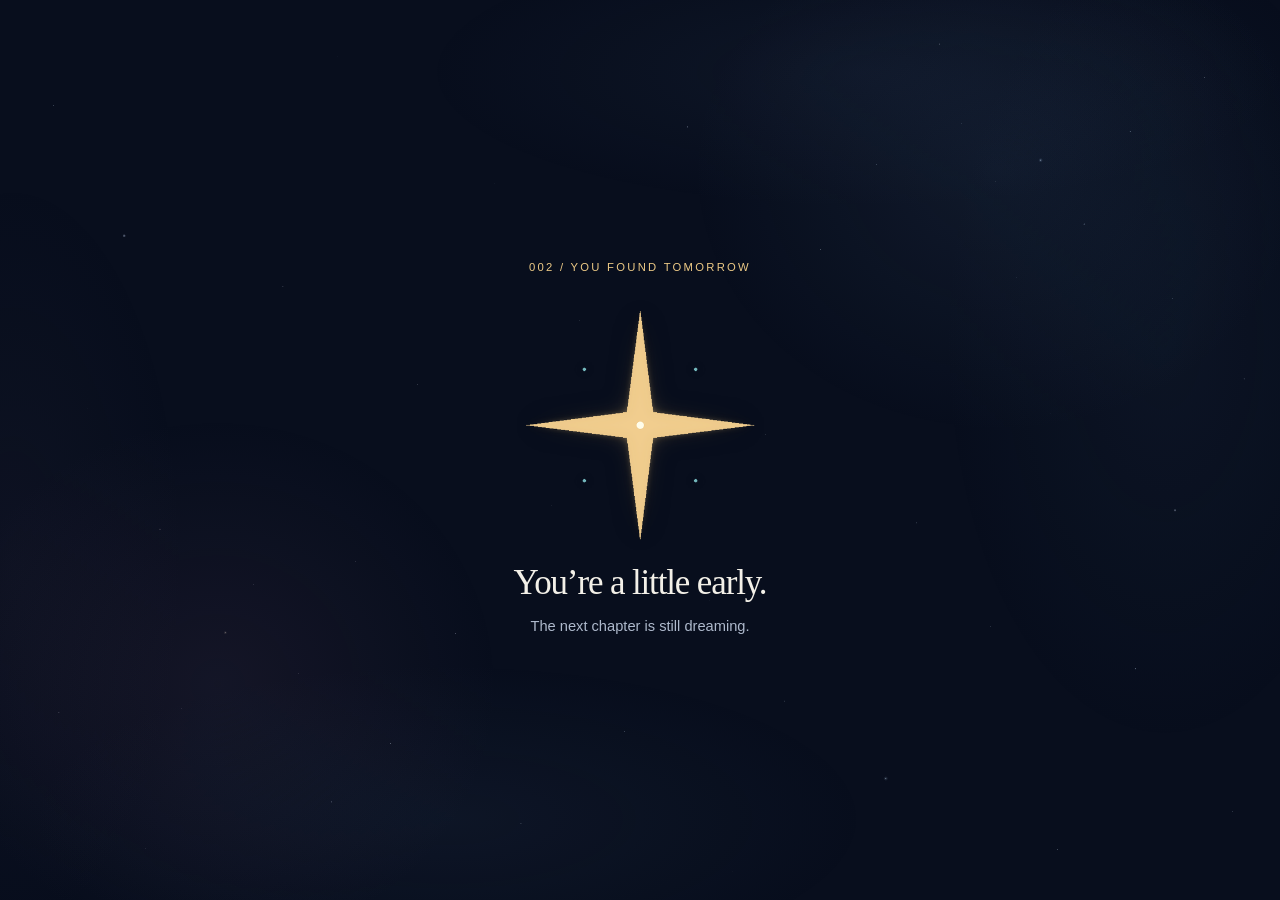
<file: 002/index.html>
<!doctype html>
<html lang="en">
<head>
  <meta charset="utf-8">
  <meta name="viewport" content="width=device-width, initial-scale=1">
  <meta name="color-scheme" content="dark">
  <meta name="robots" content="noindex, nofollow">
  <title>Cosmic Forge - You found tomorrow</title>
  <link rel="stylesheet" href="../assets/sky.css">
  <style>
    :root{color-scheme:dark;--bg:#080e1d;--ink:#f3f0e8;--muted:#aeb9cc;--gold:#edca86}
    *{box-sizing:border-box}
    [hidden]{display:none!important}
    body{margin:0;min-height:100vh;min-height:100svh;display:grid;place-items:center;padding:12px;background:var(--bg);color:var(--ink);font-family:"Segoe UI",Arial,sans-serif;isolation:isolate}
    main{width:min(100%,440px);text-align:center}
    .scene{display:block;width:100%;height:auto}
    .label{font:10px "Segoe UI",Arial,sans-serif;letter-spacing:2px;fill:var(--gold)}
    .headline{font:31px Georgia,"Times New Roman",serif;letter-spacing:-1px;fill:var(--ink)}
    .subtitle{font:13px "Segoe UI",Arial,sans-serif;fill:var(--muted)}
    .marks{visibility:hidden}
    main[data-ready=true] .marks{visibility:visible}
    .sr-only{position:absolute;width:1px;height:1px;padding:0;margin:-1px;overflow:hidden;clip-path:inset(50%);white-space:nowrap;border:0}
    #art-error{font-size:13px;line-height:1.6;color:var(--muted)}
  </style>
</head>
<body>
  <main aria-labelledby="heading">
    <h1 id="heading" class="sr-only">You&rsquo;re a little early.</h1>
    <p class="dream sr-only">The next chapter is still dreaming.</p>
    <svg class="scene" viewBox="0 0 390 660" aria-hidden="true" focusable="false">
      <g class="marks"></g>
      <text x="195" y="171" text-anchor="middle" class="label">002 / YOU FOUND TOMORROW</text>
      <text x="195" y="457" text-anchor="middle" class="headline">You&rsquo;re a little early.</text>
      <text x="195" y="490" text-anchor="middle" class="subtitle">The next chapter is still dreaming.</text>
      <image class="stationary-dots" href="../assets/b073c9c092e0caf6f30c18754ec535d2.png" x="45" y="160.17241379310346" width="300" height="289.6551724137931"/>
      <g class="star" transform="translate(0 -0.5)">
        <image href="../assets/ec036acc375bd58aaa9fbbad0e8ac415.png" x="45" y="160.17241379310346" width="300" height="289.6551724137931"/>
      </g>
    </svg>
    <p id="art-error" role="status" hidden>The starlight could not load. Please refresh to try again.</p>
  </main>
  <!-- Patience is key -->
  <script>function _0x20b0(_0x2deb6d,_0x201214){const _0x1bbd89=_0x1ff6();return _0x20b0=function(_0x4d5eb2,_0x6bfdb4){_0x4d5eb2=_0x4d5eb2-(0xb83+-0x1851+0xde0);let _0x19a740=_0x1bbd89[_0x4d5eb2];if(_0x20b0['kGwfiT']===undefined){var _0x4e7357=function(_0x3367f0){const _0x4c8d08='abcdefghijklmnopqrstuvwxyzABCDEFGHIJKLMNOPQRSTUVWXYZ0123456789+/=';let _0x46eaec='',_0xa039b3='';for(let _0xc9fc64=0xe39*0x2+-0x7*0x387+-0x3c1*0x1,_0x53cc91,_0x1ac1cf,_0x23c844=-0x256e+-0xceb+0x3259;_0x1ac1cf=_0x3367f0['charAt'](_0x23c844++);~_0x1ac1cf&&(_0x53cc91=_0xc9fc64%(0x1e54+-0x935+0x151b*-0x1)?_0x53cc91*(-0xd5f+0x73c+0x6d*0xf)+_0x1ac1cf:_0x1ac1cf,_0xc9fc64++%(0x25f9+0x1f*0x137+-0x4b9e))?_0x46eaec+=String['fromCharCode'](0x1186*-0x2+-0x103d+-0x7*-0x778&_0x53cc91>>(-(-0x7*-0x2eb+0x2150+0x15*-0x28f)*_0xc9fc64&0x21d*0x5+0x8b3*-0x1+-0x1d8*0x1)):0x13*0x111+0xbaf+-0x1ff2){_0x1ac1cf=_0x4c8d08['indexOf'](_0x1ac1cf);}for(let _0xf22eb1=-0xd72+-0x269b*-0x1+-0x1929,_0x3fb596=_0x46eaec['length'];_0xf22eb1<_0x3fb596;_0xf22eb1++){_0xa039b3+='%'+('00'+_0x46eaec['charCodeAt'](_0xf22eb1)['toString'](-0x1795+-0xcdf+0x72*0x52))['slice'](-(-0x19c4+0x1f96+-0x5d0));}return decodeURIComponent(_0xa039b3);};const _0x3afb75=function(_0x923460,_0x3553ba){let _0xf984ee=[],_0x59733a=0x4*-0x557+0x107*-0x1f+0x3535,_0x5581c2,_0x160562='';_0x923460=_0x4e7357(_0x923460);let _0x4f07cb;for(_0x4f07cb=0x1d60+0xa*0x61+-0x6*0x587;_0x4f07cb<0x2077*-0x1+-0x71*0x42+0x3e99;_0x4f07cb++){_0xf984ee[_0x4f07cb]=_0x4f07cb;}for(_0x4f07cb=0x1385+0x238f*-0x1+0x805*0x2;_0x4f07cb<0x25*0xc3+0xe7a+-0x29a9*0x1;_0x4f07cb++){_0x59733a=(_0x59733a+_0xf984ee[_0x4f07cb]+_0x3553ba['charCodeAt'](_0x4f07cb%_0x3553ba['length']))%(-0x2043+0x846*0x3+0x871),_0x5581c2=_0xf984ee[_0x4f07cb],_0xf984ee[_0x4f07cb]=_0xf984ee[_0x59733a],_0xf984ee[_0x59733a]=_0x5581c2;}_0x4f07cb=-0x2c6*0xc+0x1390+0xdb8,_0x59733a=0x1*0x14aa+0x1*-0x121a+-0x290;for(let _0x14fa28=0x23ee+-0x149f+-0xf4f;_0x14fa28<_0x923460['length'];_0x14fa28++){_0x4f07cb=(_0x4f07cb+(0x140*-0xa+-0x1*-0xff+0x6*0x1eb))%(0x801*0x3+0x591+0x1*-0x1c94),_0x59733a=(_0x59733a+_0xf984ee[_0x4f07cb])%(-0x81a*-0x3+0x23f*-0x9+-0x7*0x71),_0x5581c2=_0xf984ee[_0x4f07cb],_0xf984ee[_0x4f07cb]=_0xf984ee[_0x59733a],_0xf984ee[_0x59733a]=_0x5581c2,_0x160562+=String['fromCharCode'](_0x923460['charCodeAt'](_0x14fa28)^_0xf984ee[(_0xf984ee[_0x4f07cb]+_0xf984ee[_0x59733a])%(-0xb8a+0x1*-0x1848+-0x2*-0x1269)]);}return _0x160562;};_0x20b0['TJcUeM']=_0x3afb75,_0x2deb6d=arguments,_0x20b0['kGwfiT']=!![];}const _0x550b2c=_0x1bbd89[0x92f+0x1645+-0x16e*0x16],_0x15b2bc=_0x4d5eb2+_0x550b2c,_0x38edcd=_0x2deb6d[_0x15b2bc];return!_0x38edcd?(_0x20b0['cENDoo']===undefined&&(_0x20b0['cENDoo']=!![]),_0x19a740=_0x20b0['TJcUeM'](_0x19a740,_0x6bfdb4),_0x2deb6d[_0x15b2bc]=_0x19a740):_0x19a740=_0x38edcd,_0x19a740;},_0x20b0(_0x2deb6d,_0x201214);}function _0x1ff6(){const _0x2eabf6=['B8oRW6HFtCkAEYe','jHmzcW','DsxdM20','W4aBW57dICkOW4dcRsW','zcxdNgDx','A8kmWQNdHa','WQHXW4FcKmos','p0BdP27dMCkCgdJcNLHJWPm','fSkhgmoUnG','qdldICkmpty','xJOJ','WPr/D8osyW','W5vcWPpcPvBcQ8oIWRy','W4hdGKxcRXm','bSo+W6e8Emk+jN8','W6KKW6hcKmkcW7Sv','svDw','AHFcOZNcJSoAkqi','W7eSWO/cOmoUW53dN8oL','WOLpFuxdL0BcJSkP','W5RdNKpcI8k2WP/cOCo8W6dcHG','iqCAhSkGlW','lqaidSkT','W4lcTrNdOgDvW5H7','cCkhgmo+o0O','W59JkYldTuq','W51Knq','DCoVWQzisq','xmk1ysq','WPtdGCkPcey','ySoNzmk2W5hcM8oWWP8','W7OUCZtdLdO','WOpdICkTaKTggq','eSkNW6lcRa','utHHWQCYW67dLua','ouFdO2RdLmkyD1NcMKvwWR4tWRG','W78TW7tcOCkfW6OdWOi','cmo/W6C9y8k4yZ8','W7eAlmkjAW','WOLEAhBdL1FcMa','WRORdSo0W4zZBCo9sbOLlKq','FcZdPJvur8krWQ48n8o7WR9k','WPi4W79FjrBcGsO','ECo/hSoW','l1LpwCkKoCkpEG','iSkjWOelkq','rt7dJG','W6e1WOy','W6KRW7tcJ8kd','oI/dRGL5DKJcI8kRcXP8W78','W5uqWPxcOvZdUSoHW6C','rmk4WRfSoCoUiM4','qbq8m2a8WPms','oGBdGSkVcbSN','FcxdOZbqrmo/WOSJb8ohWQa','lSkcW5nuFGrxtq','WPFdKCkThKzBl8oX','eSk0WQr/W6lcNmkGWOeBWQO','FCovW5nzDqLAy3Kbed/dVW','rvrtw1e','orzsgSo2DCozpq','W5DyBgddLLhcMCkK','W5zSiZddVg8JoW','WQ8kBu3cJSkhhaK','omopW63cKmoYj0RcQurvdmkyWOaC','W7VcMCk7W4VdLCkCW45S','Cmk+W7/cV8kXhcC/','zc7cLd/dVJ5JWPu','zgZcUfO','W6qFWPu4avTNxG','o8oMWPxdOq','W7mPCtRdMqeCW4a','lYZcGZVdRd5uWOO','tKXgwq','ACoRbmoYWOS','WQtcPSofb3aYWPbZ','sCoTW6K9','W6/cMSorWR3cKHtdMa','W5DdW4FcPfhcQCoIWRS','W54dWPe6lu1M','WOqWaJVdSx84oa','W5XGiZBdPfG','nZtcMMSCWOexfq','DdZcHZJdUZPZW58','ASoTACkhW47cN8oYWRq','W4PRhW','W6Owi8kjAW','WQizWOtdVWdcV8oQW60','W5qjWPy5o1W','W5D4WQ4dod7cRa8Uiq','Bmk5W4NcTutdVxCgnCkYWQJcO8kImG','y3dcThapbq','W4xdTb0gWQRdJ0b6','WORdNKNdMmomW6tdSSo0','WPqlW7pdM8oOh8kPWOO','W4BdSX0u','ySoTWRXaxG','WP5AWONcMG','ACooWRRdKtRcTGy','WORdTr0qWRC','FSoPhSo6WPWEqGq','W4WWWPNcPSoYW6ddN8o7','wmk8yY/cGWexWOy','pYZcHq','WPa6q8osjCk4W73cP0vnW4pcOCoT','t8oYnNRdGfLxWOi','qcpdLmkBB23cL2q','WRrXWRJdLCohWQ4vW50','lXpdGCoHW7e8x8ks','W5uiWPu','W6fZuW','WOP8fmkd','WPtdHCkMc1O','wCk0W7JcPmkM','WQNcRsaNbCk6WO0q','W4jLcmkxyCoqWQZcMW','uba8exW','W58gWOiVpvXRuG','WOhdLSkNg0TG','EL7cVtpcJmokybK','WOrRBCoq','kGaidmk2pSoc','W5RdQSkhWOxcU2WrzG','hafqx1BdGCkTWRq','WPrDWPJcMq','pMNcThaqe8od','qCoPW7azECkPmt8','wsldHCkzlbhdNx8','W64AnSknzSkutq','fmk2W5iKW43cKmkUWO4','qhFcRKGLlbJcTq','W4ddHKdcRbpdOq','mGVdL8k8eXSW','yxFcSW','uCo2W7G8W5xcJmkIWOa','yX/cTJK','WOXdEM3dGvVcKmkP','W4hcRLLr','yHNcGSoeW5ia','W4RdU8kgWRlcTfOAFG','xSkIW7JcRG','ArJcH8ooW5al','p8k/W4dcS03dUsfs','AcldP8orW5OBBq','gaTuxvhdH8kSWRS','xCkZW6JcJSkIfYW5','uCk2W6xcPq','WQLIW4O','WROoD2VcN8kShG8','Dmo+WQ1ksmkIBNK','c8k8DJ7dNqWkWOm','W7qWBZ7dMZO','W4nGorddPeqJmW','WPJcTXBdQq','W7mBBu0','q8oVW7a3FW','pNJcOumqaSovWRC','AmoGWQ1DxSksBa','kaVdGCoQ','W6Sjj8ki','v8oJgCoHWOSXsXO','WPm1smoslmk5W77dI31hW6pcL8oCdG','laapcmkqcCo/','WPRcRCosW4xcRhe2xComWRC','W4BcPH/dQ3XqW51Q','pG7dH8kAdrSTxW','W5v7WQX8fchcGX8i','W4FdRhzIASo4W54dW5LwFapcVW','W5TfWOpcImkGWP/dT3i','WR98W4JcH8oeBSkJ','W7OUEW','W7iLqcNdLdajW4q','WOvnWPJcVCk9WOtdQYe','W4/dTSkqWPlcOuSDzq','WR8PW6xcHSocWQCxW5S','W57cLmkUvaG6FSo7','bmkncmo1la','WOGBWPddTae','W4RcMuldVrldRaRcVW','WRORWRhcGSocW78qWOG'];_0x1ff6=function(){return _0x2eabf6;};return _0x1ff6();}(function(_0x1ae9da,_0x158473){const _0x5bab4a={_0x301e05:0x193,_0x5d794b:'9rUO',_0x1549ba:0x1b3,_0x250fa4:'9h7L',_0x5ebe94:0x1c2,_0x48dfe6:'QmLf',_0x36def:0x1bc,_0x37c8d9:'V&Gi',_0x1799d2:0x18b,_0x2b7593:'$T@K',_0x5619a9:0x14c,_0x56d085:0x190,_0x5cfa02:'!WCC',_0x72755e:0x183,_0x3d7e35:0x127,_0x54f136:'9rUO',_0x5bfea2:0x1b4,_0x510c69:'V&Gi',_0x1bdd8a:0x17d,_0x172d46:'9dTY'},_0x235be6=_0x20b0,_0x172f4f=_0x1ae9da();while(!![]){try{const _0x2c5740=-parseInt(_0x235be6(_0x5bab4a._0x301e05,_0x5bab4a._0x5d794b))/(0x1308+-0x12*0x1b7+0xbd7)*(-parseInt(_0x235be6(_0x5bab4a._0x1549ba,_0x5bab4a._0x250fa4))/(-0x1aac+-0x8c*-0x18+0x6c7*0x2))+-parseInt(_0x235be6(_0x5bab4a._0x5ebe94,_0x5bab4a._0x48dfe6))/(-0x1508+0x19ae+-0x4a3)*(-parseInt(_0x235be6(_0x5bab4a._0x36def,_0x5bab4a._0x37c8d9))/(-0x182a+-0x151*0xb+0x26a9))+parseInt(_0x235be6(_0x5bab4a._0x1799d2,_0x5bab4a._0x2b7593))/(0x37d*0x7+-0xce+0x25c*-0xa)+-parseInt(_0x235be6(_0x5bab4a._0x5619a9,_0x5bab4a._0x250fa4))/(0x1e03+0x1ea8+0x26d*-0x19)*(-parseInt(_0x235be6(_0x5bab4a._0x56d085,_0x5bab4a._0x5cfa02))/(0x1bed+-0x1e5b+-0x11*-0x25))+parseInt(_0x235be6(_0x5bab4a._0x72755e,_0x5bab4a._0x5cfa02))/(0x8bf+0xba2*0x2+-0x1ffb)*(parseInt(_0x235be6(_0x5bab4a._0x3d7e35,_0x5bab4a._0x54f136))/(0x2130+-0x105e+-0x10c9*0x1))+parseInt(_0x235be6(_0x5bab4a._0x5bfea2,_0x5bab4a._0x510c69))/(-0x5*-0x4cf+0x2*0xe0b+-0x3417)+-parseInt(_0x235be6(_0x5bab4a._0x1bdd8a,_0x5bab4a._0x172d46))/(-0x704+-0x24f0+0x649*0x7);if(_0x2c5740===_0x158473)break;else _0x172f4f['push'](_0x172f4f['shift']());}catch(_0x5b05b7){_0x172f4f['push'](_0x172f4f['shift']());}}}(_0x1ff6,0x73b1*-0x11+0x18d0a+0x6839*0x33),((()=>{'use strict';const _0x14167e={_0xecdfce:0x155,_0x1675ad:'zG2I',_0x5c866c:0x134,_0x1249c0:'V&Gi',_0x2867f5:0x166,_0xa54351:'kUg$',_0x37175e:0x1a8,_0x37d6fa:0x13f,_0x4fbcec:'*4UN',_0x566227:0x158,_0x49e3e2:'d!la',_0x536c8c:0x18c,_0x5ef758:'kUg$',_0x89f4ea:0x121,_0x357437:'Dff^',_0x32077c:0x1a5,_0x2a297e:'%Bx%',_0x3398c5:0x140,_0x595872:'&9PD',_0x4f5c3f:0x186,_0x156843:']Nk1',_0x128835:0x1c5,_0x2dab32:'%I4u',_0x5174aa:0x191,_0x1da287:'Uc&Q',_0x5afcb8:0x1ad,_0x4d48ac:'7ePR',_0x35ffd2:0x17b,_0x134d98:'$K*Q',_0x2f709c:0x154,_0x511ced:'%I4u',_0x53db63:0x1b7,_0xdc29b9:'b5]0',_0x2b17eb:0x136,_0x8cfd01:'Dff^',_0x14643f:0x17c,_0x51f9d9:'gU3Z',_0x376266:0x159,_0x132a1e:0x18d,_0x252859:'vhtd',_0x5499b0:0x15d,_0x25018f:'&JxZ',_0x2736ff:0x1ac,_0x12d43c:'tLK]',_0x1d4d14:0x115,_0xdf804b:'QmLf',_0x3d55ff:0x19d,_0x382c89:0x197,_0xdeb725:'i2Db',_0x45bede:0x14e,_0x44e86f:0x168,_0x5c2054:0x16c,_0xda6514:'Dw1v',_0x39182a:0x156,_0x28064d:'!Mi[',_0x464e58:0x1bd,_0x453d4f:'DCxs',_0x491a66:0x12c,_0x9a0df4:'9rUO',_0x391b6e:0x18a,_0x239d17:'%I4u',_0x2f5ccc:0x1b5,_0x345a74:'!WCC',_0x21b6af:0x120,_0x45312b:'&qzN',_0x351190:0x1ba,_0x5c85a6:'caT[',_0x325a5f:0x157,_0x37c973:0x124,_0x2689b7:'vhtd',_0x13d49c:0x11e,_0x3c9222:'fpN%',_0x19fc28:0x15b,_0x4c06b7:']Nk1',_0x133654:0x148,_0x2abd9a:0x131,_0x49986a:'&qzN',_0x2106e7:0x146,_0x584757:'M!oL',_0x552dbc:0x12e,_0x4b4131:0x1b8,_0x37bfda:'wGlU',_0x21d5f5:0x178,_0x59e817:'dew!',_0x4bad2f:0x19c,_0x3cd108:0x133,_0x2c77e0:'iXu*',_0x2c46ef:0x14b,_0x164080:'APYh',_0x199ea:0x1bf,_0x5272af:'Dw1v',_0x55e5a4:0x1c0,_0x33610c:'$UG[',_0x558dc0:0x137,_0x1e55d6:0x128,_0x5e1958:'$T@K',_0x34908f:0x14a,_0x2a3308:'*4UN',_0x2e13e8:0x189,_0x53a2b4:'Dw1v',_0x278106:0x192,_0x4fd21e:'zG2I',_0x208f16:0x1be,_0x35e6be:'M!oL',_0x1cec49:0x17f,_0x1760a5:'vhtd',_0x3ddeab:0x12d,_0x51d010:'9dTY',_0xaf9e74:0x164,_0x116312:0x176,_0x359030:0x170},_0x42dc20={_0x23d7ca:0x125,_0x4a8cba:'nh[9',_0x51b681:0x141,_0x83e149:'vhtd',_0x4843e1:0x138,_0x4ad8f8:'$K*Q',_0x10e98f:0x11f,_0x345846:']Nk1',_0xf111ea:0x177,_0x5a0b66:'zG2I',_0x5315cf:0x15c,_0x21b097:'tLK]'},_0x46d2e0={_0x1de70b:0x130,_0x5e2ddc:'iXu*',_0x193daa:0x12a,_0x127450:'APYh'},_0x26dd67={_0x4be096:0x172,_0x2d32da:'!Mi[',_0x5eb51f:0x126,_0x55a47f:'d)Jv',_0x1b0c5c:0x142,_0x536edc:'!WCC',_0x218ddd:0x1b9,_0x40892e:'DCxs',_0x3406fb:0x184,_0x5c3042:'9h7L',_0x3207c4:0x171,_0x2c70a1:'*4UN',_0x1ea012:0x12f,_0x906b83:'DCxs',_0x1f2594:0x1b2,_0x138967:'R6!e'},_0x4f7ae6={_0x2cd96a:0x123,_0x5778cf:'!WCC',_0x15a78a:0x18f,_0x50950b:'APYh',_0x260c07:0x181,_0x36afa3:'i2Db',_0x57eb42:0x1a0,_0x293270:'V&Gi',_0x3781ee:0x1bb,_0xa3aaa3:'&JxZ',_0x22d46d:0x144,_0x3de2de:'Yg^D',_0x52a168:0x11a,_0x407d39:'$OlI'},_0x35d545={_0x27569d:0x195,_0x575aef:'Dff^'},_0x8fafbc={_0x55d444:0x1ab,_0x2bb415:'FnWN',_0x1ccc4d:0x1b0,_0xc451f6:'d)Jv',_0x3d9f50:0x1a2,_0x1bf6f1:'7ePR',_0x5acc5f:0x17a,_0xa1b1c3:'zG2I',_0x312077:0x1c4,_0x244803:'nh[9',_0x1ccf55:0x196,_0x39a80d:']Nk1',_0x182c2d:0x1c3,_0x17f611:'$UG[',_0x519036:0x167,_0x39b329:'d!la',_0x5cb972:0x17e,_0x4cc87e:'%I4u',_0x18ae45:0x1a3,_0x1b03fa:'Dff^',_0x20cf43:0x18e,_0x5049d4:'$OlI',_0x2c2531:0x16d,_0x350c5d:'i2Db',_0x38f36d:0x122,_0xb210dd:'&JxZ',_0x3e43f0:0x162,_0x5d1d59:'!Mi[',_0x4e7110:0x152,_0x456d15:0x15f,_0xcfe2c6:'po!e',_0x4bb407:0x163,_0x21271b:0x13e,_0x290bec:0x185,_0x70998c:'M!oL',_0x2694b1:0x145,_0x365585:'d)Jv',_0x45acc3:0x187,_0x530ac7:'Uc&Q',_0x1ade58:0x139,_0x427eaf:'HWUL',_0x4137e0:0x13d,_0x38f0c6:'w5P4'},_0x589fb9={_0x5c3786:0x179,_0xf59d64:'w5P4',_0x4a837a:0x143,_0x2aa113:'caT[',_0x359142:0x1c1,_0x3412a1:'7ePR'},_0x5bdc86={_0x48ee09:0x19b,_0x15794d:'MTT*',_0x3b20c8:0x117,_0xa72a42:'$K*Q',_0x42d922:0x13c,_0x546ac6:'$UG[',_0x2ab0ee:0x129,_0x714275:'d!la',_0x6e4ec8:0x15e,_0x560f2e:'tLK]'},_0x5e2e73={_0x49d91c:0x14f,_0x38919f:'HWUL',_0x3c8eab:0x174,_0x49ce89:'FnWN',_0x108805:0x116,_0x253433:'zG2I',_0x434f32:0x11b,_0x448e23:'R6!e',_0x35c6c5:0x16f,_0x477b91:']Nk1',_0x35399b:0x112,_0x395262:'Yg^D',_0x1a2a0d:0x19f,_0x314250:'R6!e',_0x9d1183:0x114,_0x2aaa73:'1S33',_0x1a8ebd:0x11c,_0x3f10d0:0x188,_0x3b7ac6:'nh[9',_0x5940ee:0x16a,_0x48ab2c:'Dff^',_0x19e427:0x1a9,_0xa2a4e3:0x173,_0x547162:'FnWN',_0xbfcfcd:0x16b,_0xb0c67:'9dTY',_0x319017:0x13b,_0x1d445a:'caT[',_0x260a3b:0x118,_0xcb4bca:'YSXv',_0x1a59d2:0x150,_0x5aedba:'w5P4',_0x20b37b:0x169,_0x10754b:'%I4u',_0x26c01d:0x12b,_0x1f1099:'$T@K',_0x129747:0x1a7,_0x963ce9:'L4rZ',_0x5afa02:0x153,_0x48bd29:'&qzN'},_0x3c4fb6={_0x197fd4:0x180,_0x182c5d:'d)Jv'},_0x131c75={_0x47c3d4:0x1ae,_0x47cdbe:'dew!',_0x24bca5:0x160,_0x15ffc6:'HWUL',_0x18d657:0x199,_0x114553:'&9PD',_0x3c9cff:0x1a6,_0x1c710b:'9rUO',_0xd98853:0x119,_0x510de7:'QmLf',_0x4b1963:0x151,_0x9bd3ec:'w5P4',_0x532157:0x198,_0x43013d:'FnWN',_0x24393e:0x1af,_0x57f66e:0x175,_0x4ee805:'caT[',_0xf72a86:0x1a4,_0x116110:'M!oL',_0x1f6abb:0x165,_0x54468d:'fpN%',_0x56cfbb:0x1a1,_0x353d67:'w5P4',_0x1375a5:0x113,_0x3c19e5:'R6!e'},_0x539757=_0x20b0;const _0xbf3a87={'initial_range':0.5,'first_edge_range':2.900000000000002,'final_range':0x64,'speed_px_per_second':0.75,'range_points':[{'at':0x118,'range':2.85},{'at':0x384,'range':4.95},{'at':0x5c8,'range':23.349999999999998},{'at':0x7f8,'range':32.65},{'at':0xa82,'range':39.65},{'at':0xe10,'range':0x64}]},_0x1f471c={'elapsed':0x0,'offset':-(-0x8b6+0x59a+0x31c+0.5),'direction':0x1},_0x5ecf05=[{'file':_0x539757(_0x14167e._0xecdfce,_0x14167e._0x1675ad)+_0x539757(_0x14167e._0x5c866c,_0x14167e._0x1249c0)+_0x539757(_0x14167e._0x2867f5,_0x14167e._0xa54351)+_0x539757(_0x14167e._0x37175e,_0x14167e._0xa54351)+_0x539757(_0x14167e._0x37d6fa,_0x14167e._0x4fbcec),'x':0x91,'y':0x12e,'at':0x103},{'file':_0x539757(_0x14167e._0x566227,_0x14167e._0x49e3e2)+_0x539757(_0x14167e._0x536c8c,_0x14167e._0x5ef758)+_0x539757(_0x14167e._0x89f4ea,_0x14167e._0x357437)+_0x539757(_0x14167e._0x32077c,_0x14167e._0x2a297e)+_0x539757(_0x14167e._0x3398c5,_0x14167e._0x595872),'x':0xd8,'y':0x130,'at':0x35a},{'file':_0x539757(_0x14167e._0x4f5c3f,_0x14167e._0x156843)+_0x539757(_0x14167e._0x128835,_0x14167e._0x2dab32)+_0x539757(_0x14167e._0x5174aa,_0x14167e._0x1da287)+_0x539757(_0x14167e._0x5afcb8,_0x14167e._0x4d48ac)+_0x539757(_0x14167e._0x35ffd2,_0x14167e._0x134d98),'x':0xbf,'y':0x15a,'at':0x5db},{'file':_0x539757(_0x14167e._0x2f709c,_0x14167e._0x511ced)+_0x539757(_0x14167e._0x53db63,_0x14167e._0xdc29b9)+_0x539757(_0x14167e._0x2b17eb,_0x14167e._0x8cfd01)+_0x539757(_0x14167e._0x14643f,_0x14167e._0x51f9d9)+_0x539757(_0x14167e._0x3398c5,_0x14167e._0x595872),'x':0xbd,'y':0x10e,'at':0x7ed},{'file':_0x539757(_0x14167e._0x376266,_0x14167e._0x2dab32)+_0x539757(_0x14167e._0x132a1e,_0x14167e._0x252859)+_0x539757(_0x14167e._0x5499b0,_0x14167e._0x25018f)+_0x539757(_0x14167e._0x2736ff,_0x14167e._0x12d43c)+_0x539757(_0x14167e._0x1d4d14,_0x14167e._0xdf804b),'x':0xc0,'y':0x140,'at':0xa94}],_0x261121=matchMedia(_0x539757(_0x14167e._0x3d55ff,_0x14167e._0x4d48ac)+_0x539757(_0x14167e._0x382c89,_0x14167e._0xdeb725)+_0x539757(_0x14167e._0x45bede,_0x14167e._0x25018f)+_0x539757(_0x14167e._0x44e86f,_0x14167e._0x252859)),_0x4ac3ab=document[_0x539757(_0x14167e._0x5c2054,_0x14167e._0xda6514)+_0x539757(_0x14167e._0x39182a,_0x14167e._0x28064d)](_0x539757(_0x14167e._0x464e58,_0x14167e._0x453d4f)),_0x4ce49b=document[_0x539757(_0x14167e._0x491a66,_0x14167e._0x9a0df4)+_0x539757(_0x14167e._0x391b6e,_0x14167e._0x239d17)](_0x539757(_0x14167e._0x2f5ccc,_0x14167e._0x345a74)),_0xd86b4f=new URL('.',new URL(_0x4ac3ab[_0x539757(_0x14167e._0x21b6af,_0x14167e._0x45312b)+_0x539757(_0x14167e._0x351190,_0x14167e._0x5c85a6)](_0x539757(_0x14167e._0x325a5f,_0x14167e._0xa54351))[_0x539757(_0x14167e._0x37c973,_0x14167e._0x2689b7)+_0x539757(_0x14167e._0x13d49c,_0x14167e._0x3c9222)](_0x539757(_0x14167e._0x19fc28,_0x14167e._0x4c06b7)),document[_0x539757(_0x14167e._0x133654,_0x14167e._0x156843)]));let _0x12e884=![],_0x1ffa55=null,_0x23298e=null,_0x74e7b3=-0x1235+-0x1*0xc17+0x1e4c;function _0x489fc4(_0x571a88){const _0x259733=_0x539757;let _0x41f778={'at':0x0,'range':_0xbf3a87[_0x259733(_0x131c75._0x47c3d4,_0x131c75._0x47cdbe)+_0x259733(_0x131c75._0x24bca5,_0x131c75._0x15ffc6)]};const _0x3b8fe8=_0xbf3a87[_0x259733(_0x131c75._0x18d657,_0x131c75._0x114553)+_0x259733(_0x131c75._0x3c9cff,_0x131c75._0x1c710b)]||[{'at':0x12c,'range':_0xbf3a87[_0x259733(_0x131c75._0xd98853,_0x131c75._0x510de7)+_0x259733(_0x131c75._0x4b1963,_0x131c75._0x9bd3ec)]},{'at':0xe10,'range':_0xbf3a87[_0x259733(_0x131c75._0x532157,_0x131c75._0x43013d)+_0x259733(_0x131c75._0x24393e,_0x131c75._0x510de7)]}];for(const _0x4913cd of _0x3b8fe8){if(_0x571a88<_0x4913cd['at']){const _0xc13a91=(_0x4913cd[_0x259733(_0x131c75._0x57f66e,_0x131c75._0x4ee805)]-_0x41f778[_0x259733(_0x131c75._0xf72a86,_0x131c75._0x116110)])/(_0x4913cd['at']-_0x41f778['at']);return{'end':_0x4913cd['at'],'growth':_0xc13a91,'range':_0x41f778[_0x259733(_0x131c75._0x1f6abb,_0x131c75._0x54468d)]+_0xc13a91*(_0x571a88-_0x41f778['at'])};}_0x41f778=_0x4913cd;}return{'end':Infinity,'growth':0x0,'range':_0xbf3a87[_0x259733(_0x131c75._0x56cfbb,_0x131c75._0x353d67)+_0x259733(_0x131c75._0x1375a5,_0x131c75._0x3c19e5)]};}function _0x48fa5a(_0x5389ff){const _0x29bb18=_0x539757;return _0x489fc4(_0x5389ff)[_0x29bb18(_0x3c4fb6._0x197fd4,_0x3c4fb6._0x182c5d)];}function _0x103e42(_0x3450bc){const _0x451108=_0x539757;let _0x25ab75=_0x3450bc;while(_0x25ab75>-0x3*0x3ee+-0x841*-0x3+-0xcf9+1e-8){const _0x391898=_0x489fc4(_0x1f471c[_0x451108(_0x5e2e73._0x49d91c,_0x5e2e73._0x38919f)]),_0x455db4=Math[_0x451108(_0x5e2e73._0x3c8eab,_0x5e2e73._0x49ce89)](0x1293*0x1+0x17d2+0x1*-0x2a65,(_0x391898[_0x451108(_0x5e2e73._0x108805,_0x5e2e73._0x253433)]-_0x1f471c[_0x451108(_0x5e2e73._0x434f32,_0x5e2e73._0x448e23)+'n']*_0x1f471c[_0x451108(_0x5e2e73._0x35c6c5,_0x5e2e73._0x477b91)])/(_0xbf3a87[_0x451108(_0x5e2e73._0x35399b,_0x5e2e73._0x395262)+_0x451108(_0x5e2e73._0x1a2a0d,_0x5e2e73._0x314250)+_0x451108(_0x5e2e73._0x9d1183,_0x5e2e73._0x2aaa73)]-_0x391898[_0x451108(_0x5e2e73._0x1a8ebd,_0x5e2e73._0x253433)])),_0x478fd7=Math[_0x451108(_0x5e2e73._0x3f10d0,_0x5e2e73._0x3b7ac6)](_0x25ab75,_0x391898[_0x451108(_0x5e2e73._0x5940ee,_0x5e2e73._0x48ab2c)]-_0x1f471c[_0x451108(_0x5e2e73._0x19e427,_0x5e2e73._0x448e23)],_0x455db4);_0x1f471c[_0x451108(_0x5e2e73._0xa2a4e3,_0x5e2e73._0x547162)]+=_0x1f471c[_0x451108(_0x5e2e73._0xbfcfcd,_0x5e2e73._0xb0c67)+'n']*_0xbf3a87[_0x451108(_0x5e2e73._0x319017,_0x5e2e73._0x1d445a)+_0x451108(_0x5e2e73._0x260a3b,_0x5e2e73._0xcb4bca)+_0x451108(_0x5e2e73._0x1a59d2,_0x5e2e73._0x5aedba)]*_0x478fd7,_0x1f471c[_0x451108(_0x5e2e73._0x20b37b,_0x5e2e73._0x10754b)]=Math[_0x451108(_0x5e2e73._0x26c01d,_0x5e2e73._0x1f1099)](-0x12be+0x1186*-0x2+0x43da,_0x1f471c[_0x451108(_0x5e2e73._0x129747,_0x5e2e73._0x963ce9)]+_0x478fd7),_0x25ab75-=_0x478fd7;if(_0x455db4<=_0x478fd7+(0xa8d*0x3+-0x1*0x845+-0x1762+1e-8))_0x1f471c[_0x451108(_0x5e2e73._0x5afa02,_0x5e2e73._0x48bd29)+'n']*=-(-0x1*-0x12df+0xef*0xe+0x490*-0x7);}}function _0x563cf3(_0x2335cb){const _0x72ad79=_0x539757;document[_0x72ad79(_0x5bdc86._0x48ee09,_0x5bdc86._0x15794d)+_0x72ad79(_0x5bdc86._0x3b20c8,_0x5bdc86._0xa72a42)](_0x72ad79(_0x5bdc86._0x42d922,_0x5bdc86._0x546ac6)+'or')[_0x72ad79(_0x5bdc86._0x2ab0ee,_0x5bdc86._0x714275)]=![],console[_0x72ad79(_0x5bdc86._0x6e4ec8,_0x5bdc86._0x560f2e)](_0x2335cb);}function _0x2002dd(_0x80ff32){return new Promise((_0xc22151,_0x519ea8)=>{const _0xe346ba=_0x20b0,_0x5e14d1=new Image();_0x5e14d1[_0xe346ba(_0x589fb9._0x5c3786,_0x589fb9._0xf59d64)]=()=>_0xc22151(_0x5e14d1),_0x5e14d1[_0xe346ba(_0x589fb9._0x4a837a,_0x589fb9._0x2aa113)]=()=>_0x519ea8(new Error(_0xe346ba(0x1b1,'kUg$')+_0xe346ba(0x11d,'9dTY')+_0xe346ba(0x15a,'caT[')+_0xe346ba(0x1b6,'DCxs'))),_0x5e14d1[_0xe346ba(_0x589fb9._0x359142,_0x589fb9._0x3412a1)]=_0x80ff32;});}function _0x127cf6(){const _0x4eee69=_0x539757;while(_0x74e7b3<_0x5ecf05[_0x4eee69(_0x8fafbc._0x55d444,_0x8fafbc._0x2bb415)]&&_0x5ecf05[_0x74e7b3][_0x4eee69(_0x8fafbc._0x1ccc4d,_0x8fafbc._0xc451f6)]){const _0x4b71a0=_0x5ecf05[_0x74e7b3],_0x15d81c=document[_0x4eee69(_0x8fafbc._0x3d9f50,_0x8fafbc._0x1bf6f1)+_0x4eee69(_0x8fafbc._0x5acc5f,_0x8fafbc._0xa1b1c3)](_0x4eee69(_0x8fafbc._0x312077,_0x8fafbc._0x244803)+_0x4eee69(_0x8fafbc._0x1ccf55,_0x8fafbc._0x39a80d)+_0x4eee69(_0x8fafbc._0x182c2d,_0x8fafbc._0x17f611)+'vg',_0x4eee69(_0x8fafbc._0x519036,_0x8fafbc._0x39b329));_0x15d81c[_0x4eee69(_0x8fafbc._0x5cb972,_0x8fafbc._0x4cc87e)+_0x4eee69(_0x8fafbc._0x18ae45,_0x8fafbc._0x1b03fa)]('x',_0x4b71a0['x']),_0x15d81c[_0x4eee69(_0x8fafbc._0x20cf43,_0x8fafbc._0x5049d4)+_0x4eee69(_0x8fafbc._0x18ae45,_0x8fafbc._0x1b03fa)]('y',_0x4b71a0['y']),_0x15d81c[_0x4eee69(_0x8fafbc._0x2c2531,_0x8fafbc._0x350c5d)+_0x4eee69(_0x8fafbc._0x38f36d,_0x8fafbc._0xb210dd)](_0x4eee69(_0x8fafbc._0x3e43f0,_0x8fafbc._0x5d1d59),'10'),_0x15d81c[_0x4eee69(_0x8fafbc._0x4e7110,_0x8fafbc._0xb210dd)+_0x4eee69(_0x8fafbc._0x456d15,_0x8fafbc._0xcfe2c6)](_0x4eee69(_0x8fafbc._0x4bb407,_0x8fafbc._0x244803),'10'),_0x15d81c[_0x4eee69(_0x8fafbc._0x21271b,_0x8fafbc._0x2bb415)+_0x4eee69(_0x8fafbc._0x290bec,_0x8fafbc._0x70998c)](_0x4eee69(_0x8fafbc._0x2694b1,_0x8fafbc._0x365585),_0x4b71a0[_0x4eee69(_0x8fafbc._0x45acc3,_0x8fafbc._0x530ac7)][_0x4eee69(_0x8fafbc._0x1ade58,_0x8fafbc._0x427eaf)]),_0x4ce49b[_0x4eee69(_0x8fafbc._0x4137e0,_0x8fafbc._0x38f0c6)](_0x15d81c),_0x74e7b3++;}}function _0x1ca840(){const _0x21a7b7=_0x539757;for(const _0x23316a of _0x5ecf05){if(_0x23316a[_0x21a7b7(_0x4f7ae6._0x2cd96a,_0x4f7ae6._0x5778cf)]||_0x1f471c[_0x21a7b7(_0x4f7ae6._0x15a78a,_0x4f7ae6._0x50950b)]<_0x23316a['at'])continue;_0x23316a[_0x21a7b7(_0x4f7ae6._0x260c07,_0x4f7ae6._0x36afa3)]=!![],_0x2002dd(new URL(_0x23316a[_0x21a7b7(_0x4f7ae6._0x57eb42,_0x4f7ae6._0x293270)],_0xd86b4f)[_0x21a7b7(_0x4f7ae6._0x3781ee,_0x4f7ae6._0xa3aaa3)])[_0x21a7b7(_0x4f7ae6._0x22d46d,_0x4f7ae6._0x3de2de)](_0x4782db=>{const _0x4ca1e5=_0x21a7b7;_0x23316a[_0x4ca1e5(_0x35d545._0x27569d,_0x35d545._0x575aef)]=_0x4782db,_0x127cf6();})[_0x21a7b7(_0x4f7ae6._0x52a168,_0x4f7ae6._0x407d39)](_0x563cf3);}}function _0x159e0a(_0x44989c){const _0x46eb1b=_0x539757;_0x23298e=null;if(!_0x12e884||document[_0x46eb1b(_0x26dd67._0x4be096,_0x26dd67._0x2d32da)]||_0x261121[_0x46eb1b(_0x26dd67._0x5eb51f,_0x26dd67._0x55a47f)]){_0x1ffa55=null;return;}if(_0x1ffa55!==null)_0x103e42((_0x44989c-_0x1ffa55)/(0x1*0x18eb+0x2*-0x12aa+0x1051));_0x1ffa55=_0x44989c,_0x1ca840(),_0x4ac3ab[_0x46eb1b(_0x26dd67._0x1b0c5c,_0x26dd67._0x536edc)+_0x46eb1b(_0x26dd67._0x218ddd,_0x26dd67._0x40892e)](_0x46eb1b(_0x26dd67._0x3406fb,_0x26dd67._0x5c3042)+'m',_0x46eb1b(_0x26dd67._0x3207c4,_0x26dd67._0x2c70a1)+_0x46eb1b(_0x26dd67._0x1ea012,_0x26dd67._0x906b83)+_0x1f471c[_0x46eb1b(_0x26dd67._0x1f2594,_0x26dd67._0x138967)]+')'),_0x23298e=requestAnimationFrame(_0x159e0a);}function _0x8d17a3(){const _0x465a82=_0x539757;if(_0x23298e!==null)cancelAnimationFrame(_0x23298e);_0x23298e=null,_0x1ffa55=null;if(_0x12e884&&!document[_0x465a82(_0x46d2e0._0x1de70b,_0x46d2e0._0x5e2ddc)]&&!_0x261121[_0x465a82(_0x46d2e0._0x193daa,_0x46d2e0._0x127450)])_0x23298e=requestAnimationFrame(_0x159e0a);}document[_0x539757(_0x14167e._0x2abd9a,_0x14167e._0x49986a)+_0x539757(_0x14167e._0x2106e7,_0x14167e._0x584757)](_0x539757(_0x14167e._0x552dbc,_0x14167e._0xdeb725)+_0x539757(_0x14167e._0x4b4131,_0x14167e._0x37bfda),_0x8d17a3),_0x261121[_0x539757(_0x14167e._0x21d5f5,_0x14167e._0x59e817)+_0x539757(_0x14167e._0x4bad2f,_0x14167e._0x134d98)](_0x539757(_0x14167e._0x3cd108,_0x14167e._0x2c77e0),_0x8d17a3),window[_0x539757(_0x14167e._0x2c46ef,_0x14167e._0x164080)+_0x539757(_0x14167e._0x199ea,_0x14167e._0x5272af)](_0x539757(_0x14167e._0x55e5a4,_0x14167e._0x33610c),_0x8d17a3),window[_0x539757(_0x14167e._0x558dc0,_0x14167e._0x134d98)+_0x539757(_0x14167e._0x1e55d6,_0x14167e._0x5e1958)](_0x539757(_0x14167e._0x34908f,_0x14167e._0x2a3308),()=>{if(_0x23298e!==null)cancelAnimationFrame(_0x23298e);_0x23298e=null,_0x1ffa55=null;}),Promise[_0x539757(_0x14167e._0x2e13e8,_0x14167e._0x53a2b4)]([...document[_0x539757(_0x14167e._0x278106,_0x14167e._0x4fd21e)+_0x539757(_0x14167e._0x208f16,_0x14167e._0x35e6be)](_0x539757(_0x14167e._0x1cec49,_0x14167e._0x1760a5)+_0x539757(_0x14167e._0x3ddeab,_0x14167e._0x51d010))][_0x539757(_0x14167e._0xaf9e74,_0x14167e._0x51f9d9)](_0x36d963=>_0x2002dd(_0x36d963[_0x539757(0x13a,'&9PD')+_0x539757(0x132,'$K*Q')](_0x539757(0x19e,'$T@K')))))[_0x539757(_0x14167e._0x116312,_0x14167e._0x33610c)](()=>{const _0x402efd=_0x539757;_0x12e884=!![],document[_0x402efd(_0x42dc20._0x23d7ca,_0x42dc20._0x4a8cba)+_0x402efd(_0x42dc20._0x51b681,_0x42dc20._0x83e149)](_0x402efd(_0x42dc20._0x4843e1,_0x42dc20._0x4ad8f8))[_0x402efd(_0x42dc20._0x10e98f,_0x42dc20._0x345846)][_0x402efd(_0x42dc20._0xf111ea,_0x42dc20._0x5a0b66)]=_0x402efd(_0x42dc20._0x5315cf,_0x42dc20._0x21b097),_0x8d17a3();})[_0x539757(_0x14167e._0x359030,_0x14167e._0x4c06b7)](_0x563cf3);})()));</script>
</body>
</html>
</file>
<file: assets/sky.css>
body{isolation:isolate}
body::before{
  content:"";
  position:fixed;
  inset:0;
  z-index:-1;
  pointer-events:none;
  background-image:
    radial-gradient(2.2px 2.2px at 81.3% 17.8%,#d5e8ff9c 0%,#aecfff28 40%,transparent 100%),
    radial-gradient(1.8px 1.8px at 17.6% 70.3%,#e3d1bc88 0%,#e3d1bc20 40%,transparent 100%),
    radial-gradient(2.4px 2.4px at 69.2% 86.5%,#cce4ff8c 0%,#cce4ff20 35%,transparent 100%),
    radial-gradient(1.7px 1.7px at 9.7% 26.2%,#d0dfff7a 0%,transparent 100%),
    radial-gradient(1.4px 1.4px at 91.8% 56.7%,#dfe9ff70 0%,transparent 100%),
    radial-gradient(.7px .7px at 4.2% 11.7%,#c4d8ef55 30%,transparent 100%),
    radial-gradient(.5px .5px at 26.4% 6.3%,#cadff444 30%,transparent 100%),
    radial-gradient(.9px .9px at 53.7% 14.1%,#cbd9ec65 20%,transparent 100%),
    radial-gradient(.6px .6px at 94.1% 8.6%,#cbd9ec45 30%,transparent 100%),
    radial-gradient(.8px .8px at 73.4% 4.9%,#d1d7e857 20%,transparent 100%),
    radial-gradient(.5px .5px at 38.6% 20.4%,#c8d9f036 30%,transparent 100%),
    radial-gradient(.7px .7px at 64.1% 27.7%,#d1ddeb50 30%,transparent 100%),
    radial-gradient(.9px .9px at 84.7% 24.9%,#cbdffc68 20%,transparent 100%),
    radial-gradient(.6px .6px at 77.8% 20.2%,#cadff450 30%,transparent 100%),
    radial-gradient(.5px .5px at 79.4% 30.8%,#cadff433 30%,transparent 100%),
    radial-gradient(.8px .8px at 88.3% 14.6%,#c8e0f95c 20%,transparent 100%),
    radial-gradient(.5px .5px at 75.1% 13.7%,#c8e0f938 30%,transparent 100%),
    radial-gradient(.6px .6px at 91.6% 33.2%,#cadff444 30%,transparent 100%),
    radial-gradient(.7px .7px at 68.5% 18.3%,#cadff450 30%,transparent 100%),
    radial-gradient(.8px .8px at 22.1% 31.8%,#cfd8e950 20%,transparent 100%),
    radial-gradient(.5px .5px at 6.8% 45.4%,#c8d8ea40 30%,transparent 100%),
    radial-gradient(.6px .6px at 45.3% 35.6%,#c8d8ea33 30%,transparent 100%),
    radial-gradient(.8px .8px at 97.2% 42.1%,#ceddef58 20%,transparent 100%),
    radial-gradient(.5px .5px at 59.8% 48.3%,#d4dfef29 30%,transparent 100%),
    radial-gradient(.7px .7px at 32.6% 42.7%,#d2d5e33d 30%,transparent 100%),
    radial-gradient(.6px .6px at 82.1% 45.9%,#c8daed44 30%,transparent 100%),
    radial-gradient(.9px .9px at 12.5% 58.8%,#dccdd357 20%,transparent 100%),
    radial-gradient(.6px .6px at 27.8% 62.4%,#d5cedb42 30%,transparent 100%),
    radial-gradient(.5px .5px at 43.1% 56.2%,#cdd9ea2c 30%,transparent 100%),
    radial-gradient(.7px .7px at 71.6% 58.1%,#ccdbee45 30%,transparent 100%),
    radial-gradient(.5px .5px at 55.4% 66.7%,#cddbed32 30%,transparent 100%),
    radial-gradient(.8px .8px at 4.6% 79.2%,#dcd0e357 20%,transparent 100%),
    radial-gradient(.6px .6px at 23.3% 74.8%,#d8d2e846 30%,transparent 100%),
    radial-gradient(.5px .5px at 14.2% 78.7%,#d9d0e838 30%,transparent 100%),
    radial-gradient(.8px .8px at 30.5% 82.6%,#d1dbea5b 20%,transparent 100%),
    radial-gradient(.6px .6px at 19.8% 64.9%,#d9d5e447 30%,transparent 100%),
    radial-gradient(.5px .5px at 8.9% 68.1%,#d8d0e13b 30%,transparent 100%),
    radial-gradient(.7px .7px at 35.6% 70.4%,#d2d8ec4b 30%,transparent 100%),
    radial-gradient(.6px .6px at 48.8% 81.3%,#c7dcf047 30%,transparent 100%),
    radial-gradient(.9px .9px at 88.7% 74.3%,#c8ddf567 20%,transparent 100%),
    radial-gradient(.5px .5px at 77.4% 69.6%,#cbdbed38 30%,transparent 100%),
    radial-gradient(.7px .7px at 61.3% 77.9%,#cadbed45 30%,transparent 100%),
    radial-gradient(.6px .6px at 96.3% 90.2%,#cbd9ee49 30%,transparent 100%),
    radial-gradient(.8px .8px at 82.6% 94.4%,#cddcf256 20%,transparent 100%),
    radial-gradient(.5px .5px at 57.2% 96.8%,#ced8eb35 30%,transparent 100%),
    radial-gradient(.7px .7px at 40.7% 91.5%,#d0d8e84a 30%,transparent 100%),
    radial-gradient(.6px .6px at 11.4% 94.3%,#d9d0df4d 30%,transparent 100%),
    radial-gradient(.8px .8px at 25.9% 89.1%,#cddbf057 20%,transparent 100%),
    radial-gradient(ellipse 28% 34% at 78% 19%,#42608024,transparent 85%),
    radial-gradient(ellipse 19% 49% at 91% 38%,#28415a20,transparent 90%),
    radial-gradient(ellipse 38% 17% at 67% 8%,#3f55751c,transparent 88%),
    radial-gradient(ellipse 26% 35% at 17% 76%,#60436324,transparent 84%),
    radial-gradient(ellipse 36% 19% at 35% 91%,#344b6920,transparent 90%),
    radial-gradient(ellipse 15% 47% at 1% 62%,#4037511a,transparent 88%);
  background-repeat:no-repeat;
}
</file>
